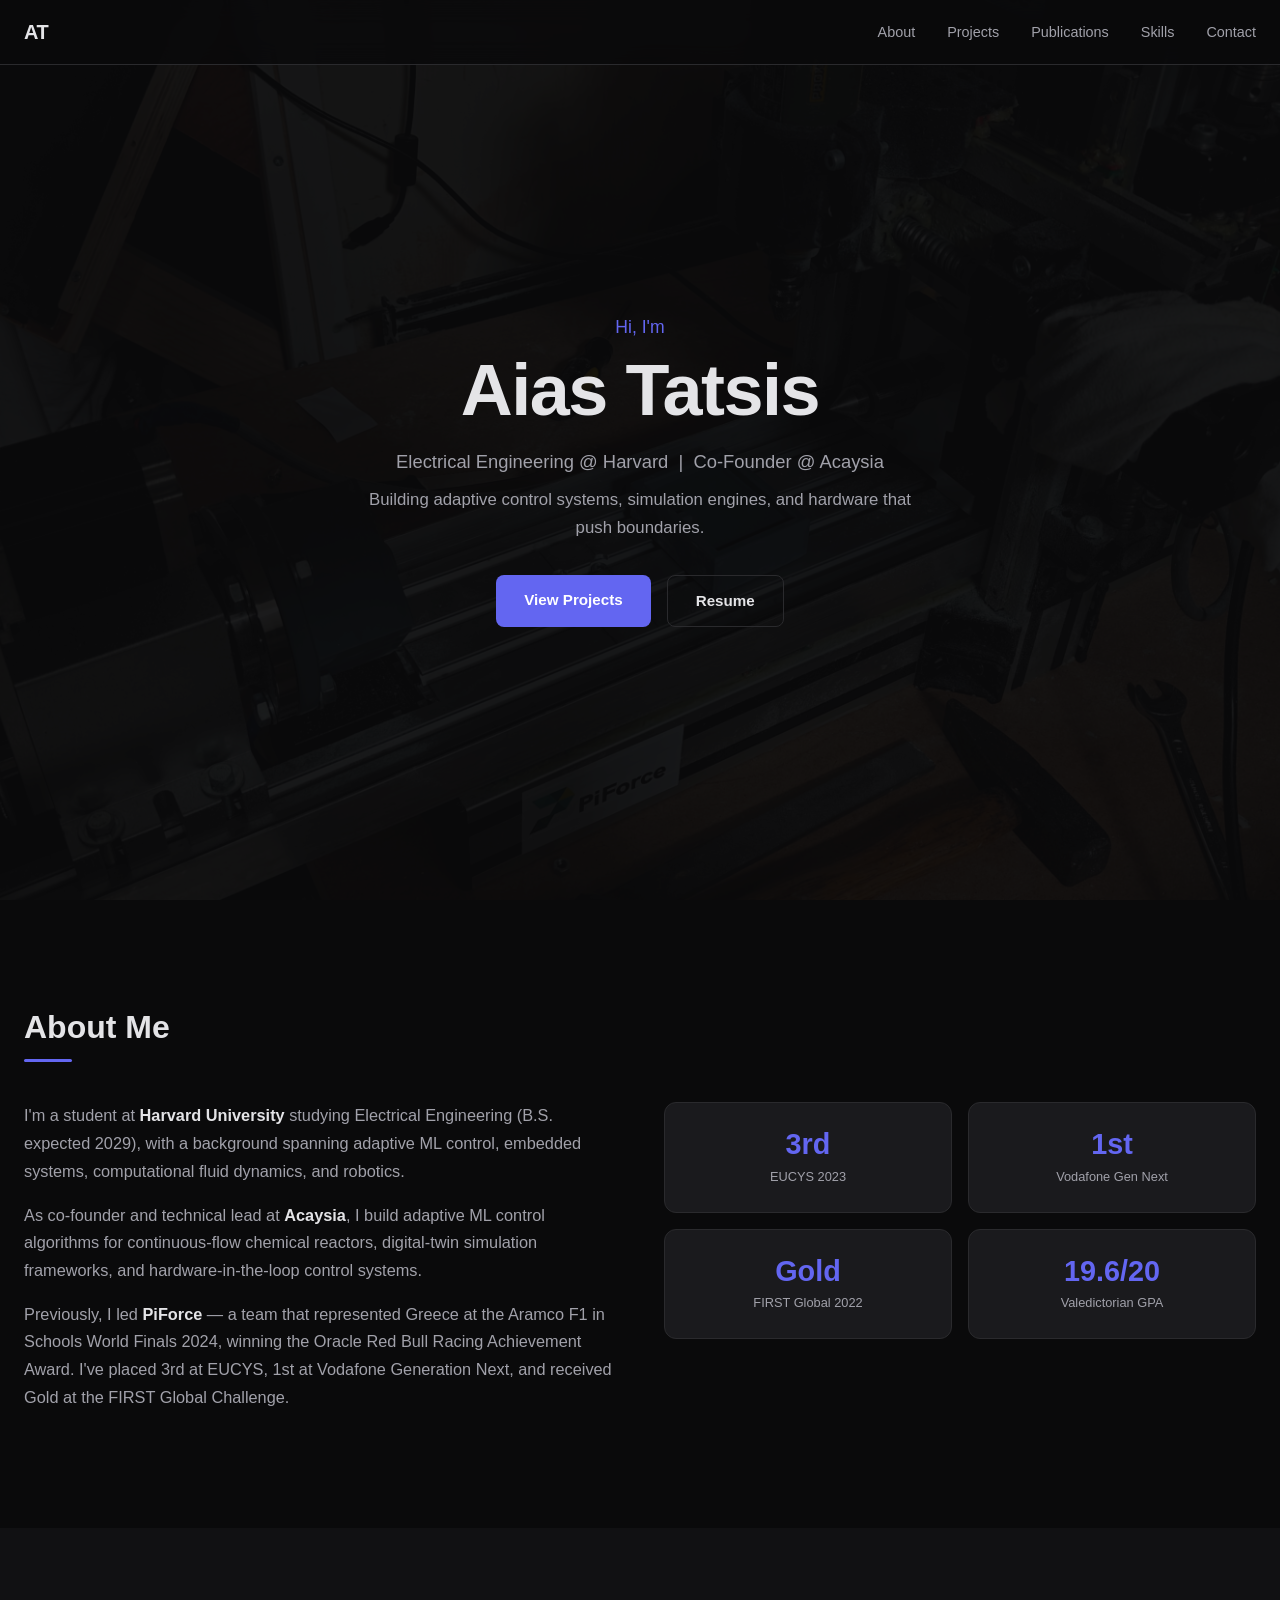
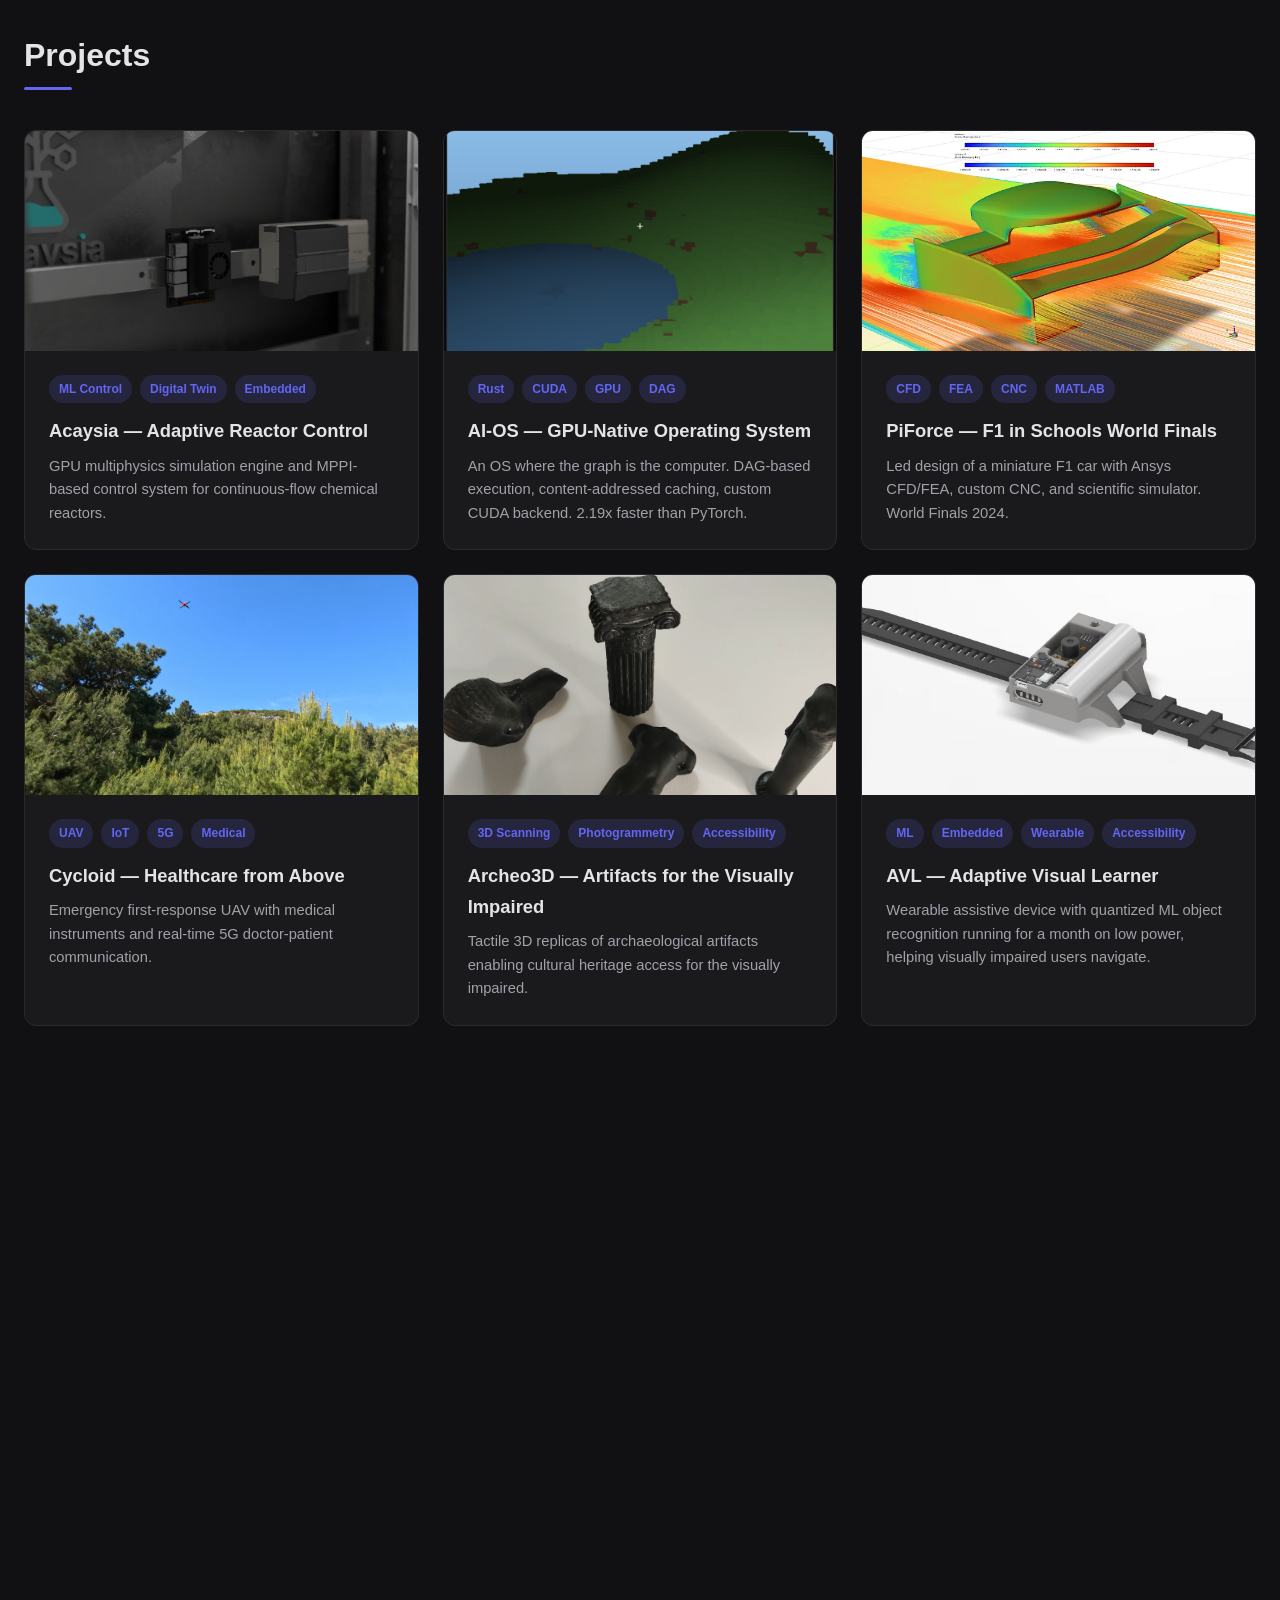
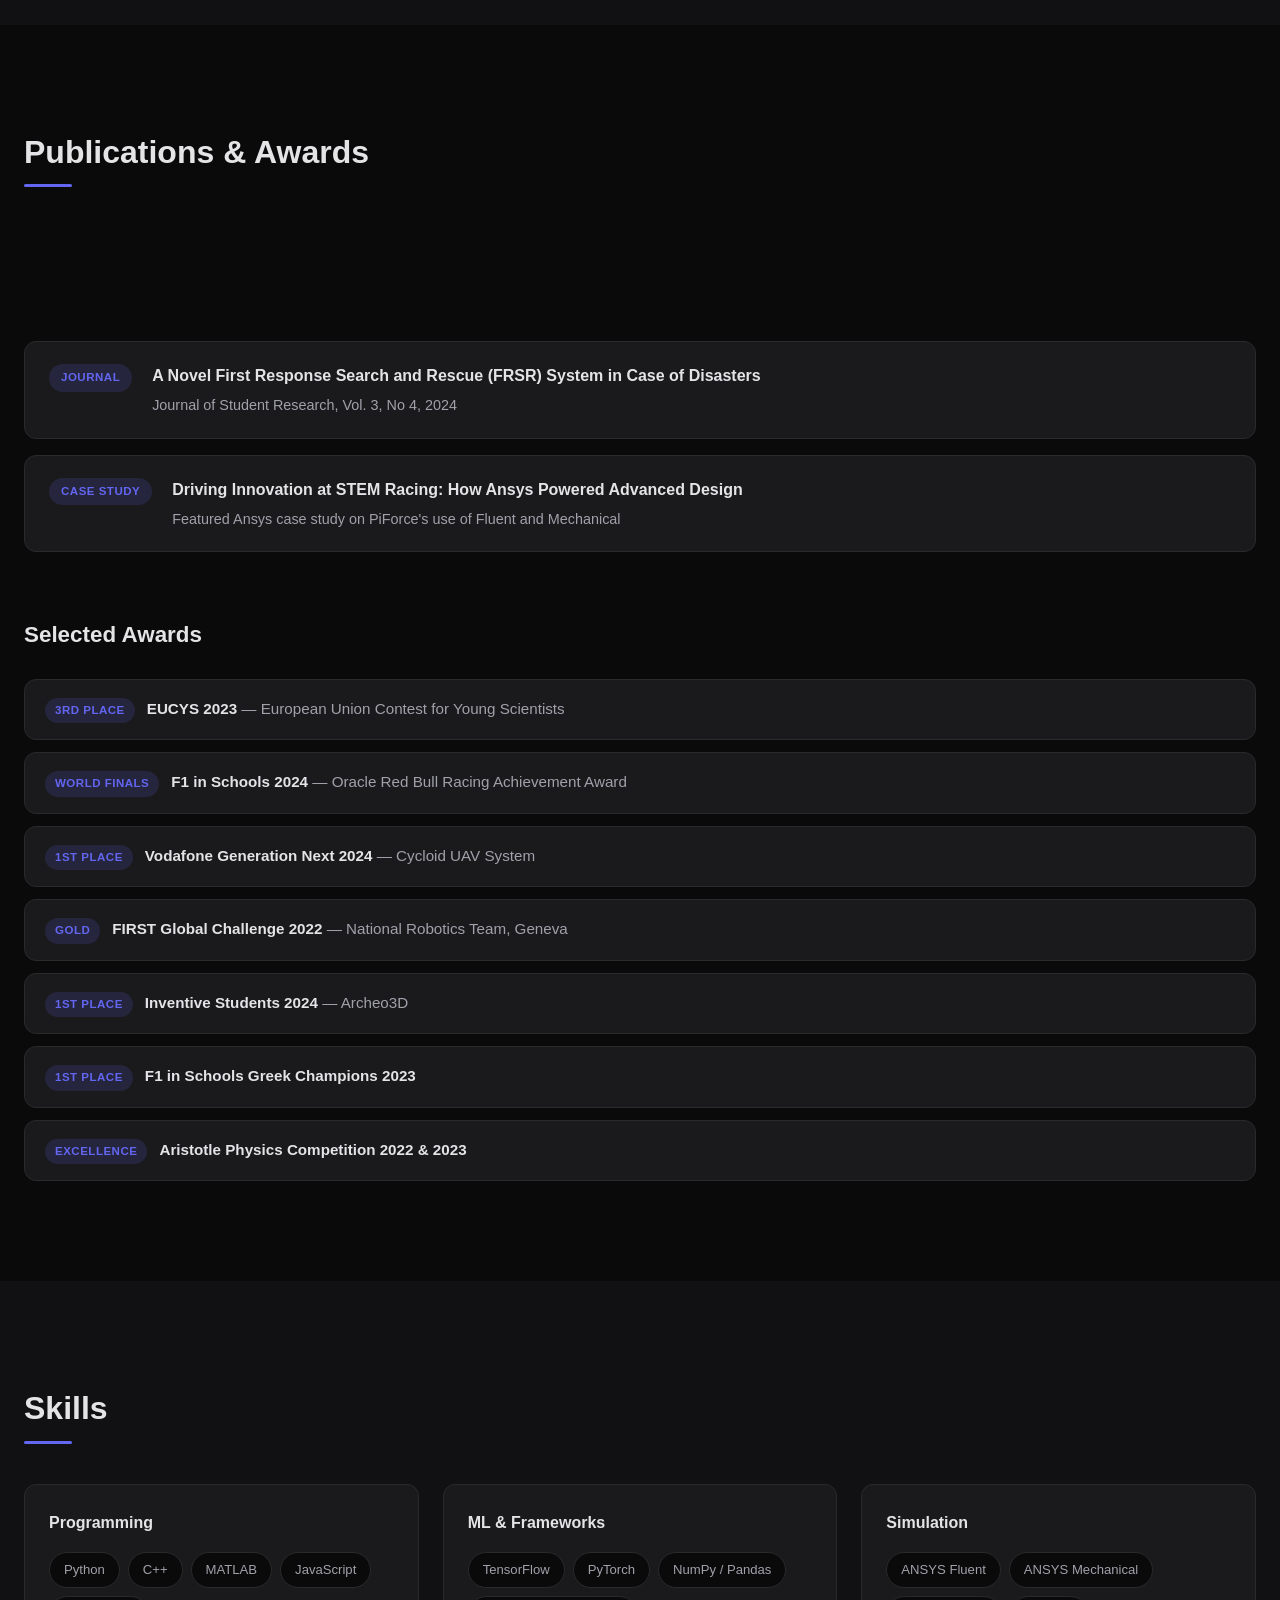
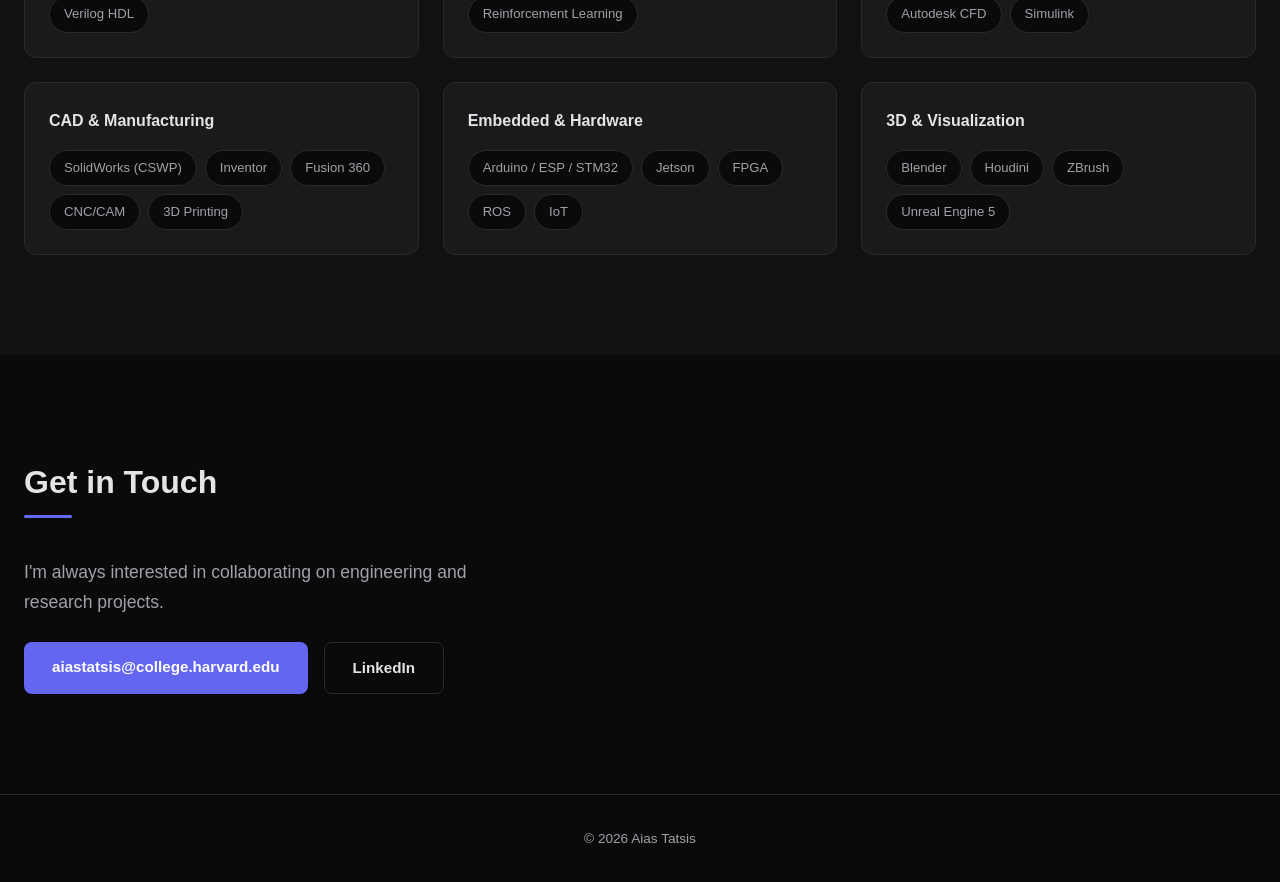
<file: index.html>
<!DOCTYPE html>
<html lang="en">
<head>
  <meta charset="UTF-8">
  <meta name="viewport" content="width=device-width, initial-scale=1.0">
  <title>Aias Tatsis | Engineer & Researcher</title>
  <meta name="description" content="Aias Tatsis - Harvard EE student, Co-Founder of Acaysia, engineer, and researcher. Portfolio of projects in robotics, CFD, embedded systems, and more.">
  <link rel="stylesheet" href="style.css">
</head>
<body>

  <!-- Navigation -->
  <nav id="navbar">
    <div class="nav-container">
      <a href="index.html" class="nav-logo">AT</a>
      <button class="nav-toggle" aria-label="Toggle navigation">
        <span></span><span></span><span></span>
      </button>
      <ul class="nav-links">
        <li><a href="#about">About</a></li>
        <li><a href="#projects">Projects</a></li>
        <li><a href="#publications">Publications</a></li>
        <li><a href="#skills">Skills</a></li>
        <li><a href="#contact">Contact</a></li>
      </ul>
    </div>
  </nav>

  <!-- Hero -->
  <section id="hero">
    <div class="hero-content">
      <p class="hero-greeting">Hi, I'm</p>
      <h1 class="hero-name">Aias Tatsis</h1>
      <p class="hero-tagline">Electrical Engineering @ Harvard &nbsp;|&nbsp; Co-Founder @ Acaysia</p>
      <p class="hero-sub">Building adaptive control systems, simulation engines, and hardware that push boundaries.</p>
      <div class="hero-buttons">
        <a href="#projects" class="btn btn-primary">View Projects</a>
        <a href="assets/pdf/resume.pdf" class="btn btn-outline" target="_blank">Resume</a>
      </div>
    </div>
  </section>

  <!-- About -->
  <section id="about" class="section">
    <div class="container">
      <h2 class="section-title">About Me</h2>
      <div class="about-grid">
        <div class="about-text">
          <p>I'm a student at <strong>Harvard University</strong> studying Electrical Engineering (B.S. expected 2029), with a background spanning adaptive ML control, embedded systems, computational fluid dynamics, and robotics.</p>
          <p>As co-founder and technical lead at <strong>Acaysia</strong>, I build adaptive ML control algorithms for continuous-flow chemical reactors, digital-twin simulation frameworks, and hardware-in-the-loop control systems.</p>
          <p>Previously, I led <strong>PiForce</strong> &mdash; a team that represented Greece at the Aramco F1 in Schools World Finals 2024, winning the Oracle Red Bull Racing Achievement Award. I've placed 3rd at EUCYS, 1st at Vodafone Generation Next, and received Gold at the FIRST Global Challenge.</p>
        </div>
        <div class="about-highlights">
          <div class="highlight-card">
            <span class="highlight-number">3rd</span>
            <span class="highlight-label">EUCYS 2023</span>
          </div>
          <div class="highlight-card">
            <span class="highlight-number">1st</span>
            <span class="highlight-label">Vodafone Gen Next</span>
          </div>
          <div class="highlight-card">
            <span class="highlight-number">Gold</span>
            <span class="highlight-label">FIRST Global 2022</span>
          </div>
          <div class="highlight-card">
            <span class="highlight-number">19.6/20</span>
            <span class="highlight-label">Valedictorian GPA</span>
          </div>
        </div>
      </div>
    </div>
  </section>

  <!-- Projects -->
  <section id="projects" class="section section-alt">
    <div class="container">
      <h2 class="section-title">Projects</h2>
      <div class="projects-grid">

        <a href="projects/acaysia.html" class="project-card">
          <div class="project-image">
            <img src="assets/img/acaysia.png" alt="Acaysia GPU multiphysics engine" loading="lazy">
          </div>
          <div class="project-info">
            <div class="project-tags">
              <span>ML Control</span><span>Digital Twin</span><span>Embedded</span>
            </div>
            <h3>Acaysia &mdash; Adaptive Reactor Control</h3>
            <p>GPU multiphysics simulation engine and MPPI-based control system for continuous-flow chemical reactors.</p>
          </div>
        </a>

        <a href="projects/aios.html" class="project-card">
          <div class="project-image">
            <img src="assets/img/aiosmine1.png" alt="AI-OS Minecraft voxel renderer" loading="lazy">
          </div>
          <div class="project-info">
            <div class="project-tags">
              <span>Rust</span><span>CUDA</span><span>GPU</span><span>DAG</span>
            </div>
            <h3>AI-OS &mdash; GPU-Native Operating System</h3>
            <p>An OS where the graph is the computer. DAG-based execution, content-addressed caching, custom CUDA backend. 2.19x faster than PyTorch.</p>
          </div>
        </a>

        <a href="projects/piforce.html" class="project-card">
          <div class="project-image">
            <img src="assets/img/piforce-cfd1.webp" alt="CFD simulation of F1 car" loading="lazy">
          </div>
          <div class="project-info">
            <div class="project-tags">
              <span>CFD</span><span>FEA</span><span>CNC</span><span>MATLAB</span>
            </div>
            <h3>PiForce &mdash; F1 in Schools World Finals</h3>
            <p>Led design of a miniature F1 car with Ansys CFD/FEA, custom CNC, and scientific simulator. World Finals 2024.</p>
          </div>
        </a>

        <a href="projects/cycloid.html" class="project-card">
          <div class="project-image">
            <img src="assets/img/drone4.png" alt="Cycloid emergency medical UAV" loading="lazy">
          </div>
          <div class="project-info">
            <div class="project-tags">
              <span>UAV</span><span>IoT</span><span>5G</span><span>Medical</span>
            </div>
            <h3>Cycloid &mdash; Healthcare from Above</h3>
            <p>Emergency first-response UAV with medical instruments and real-time 5G doctor-patient communication.</p>
          </div>
        </a>

        <a href="projects/archeo3d.html" class="project-card">
          <div class="project-image">
            <img src="assets/img/archeo2.png" alt="3D printed archaeological artifacts" loading="lazy">
          </div>
          <div class="project-info">
            <div class="project-tags">
              <span>3D Scanning</span><span>Photogrammetry</span><span>Accessibility</span>
            </div>
            <h3>Archeo3D &mdash; Artifacts for the Visually Impaired</h3>
            <p>Tactile 3D replicas of archaeological artifacts enabling cultural heritage access for the visually impaired.</p>
          </div>
        </a>

        <a href="projects/avl.html" class="project-card">
          <div class="project-image">
            <img src="assets/img/AVL.jpg" alt="AVL wearable assistive device" loading="lazy">
          </div>
          <div class="project-info">
            <div class="project-tags">
              <span>ML</span><span>Embedded</span><span>Wearable</span><span>Accessibility</span>
            </div>
            <h3>AVL &mdash; Adaptive Visual Learner</h3>
            <p>Wearable assistive device with quantized ML object recognition running for a month on low power, helping visually impaired users navigate.</p>
          </div>
        </a>

        <a href="projects/solar.html" class="project-card">
          <div class="project-image">
            <img src="assets/img/HybridSolarThermoAtEXPO.jpg" alt="Solar-thermoelectric experiment at EUCYS" loading="lazy">
          </div>
          <div class="project-info">
            <div class="project-tags">
              <span>Thermoelectric</span><span>Solar</span><span>Marine</span>
            </div>
            <h3>Hybrid Solar-Thermoelectric Power Generation</h3>
            <p>Research on hybrid solar-thermoelectric systems in marine environments. Published in EJMER 2025. 3rd at EUCYS.</p>
          </div>
        </a>

        <a href="projects/cansat.html" class="project-card">
          <div class="project-image">
            <img src="assets/img/frsr2.png" alt="FRSR CanSat 3D render" loading="lazy">
          </div>
          <div class="project-info">
            <div class="project-tags">
              <span>Search & Rescue</span><span>Embedded</span><span>Autonomous</span>
            </div>
            <h3>FRSR &mdash; First Response Search & Rescue</h3>
            <p>Novel first response search and rescue system featuring a rectangular CanSat that lands and operates as an autonomous ground vehicle. Published in Journal of Student Research.</p>
          </div>
        </a>

        <a href="projects/jetengine.html" class="project-card">
          <div class="project-image">
            <img src="assets/img/jeteng.png" alt="Hydrogen jet engine prototype" loading="lazy">
          </div>
          <div class="project-info">
            <div class="project-tags">
              <span>Hydrogen</span><span>Propulsion</span><span>Combustion</span>
            </div>
            <h3>Hydrogen Jet Engine</h3>
            <p>Jet engine prototype with on-board chemical hydrogen generation for clean propulsion.</p>
          </div>
        </a>

      </div>
    </div>
  </section>

  <!-- Publications -->
  <section id="publications" class="section">
    <div class="container">
      <h2 class="section-title">Publications & Awards</h2>
      <div class="publications-list">
        <div class="pub-item">
          <div class="pub-type">Journal</div>
          <div class="pub-content">
            <h4>Development and Evaluation of a Hybrid Solar-Thermoelectric Power Generation System in a Marine Environment</h4>
            <p>European Journal of Mechanical Engineering Research, Vol 12, Issue 1, 2025</p>
          </div>
        </div>
        <div class="pub-item">
          <div class="pub-type">Journal</div>
          <div class="pub-content">
            <h4>A Novel First Response Search and Rescue (FRSR) System in Case of Disasters</h4>
            <p>Journal of Student Research, Vol. 3, No 4, 2024</p>
          </div>
        </div>
        <div class="pub-item">
          <div class="pub-type">Case Study</div>
          <div class="pub-content">
            <h4>Driving Innovation at STEM Racing: How Ansys Powered Advanced Design</h4>
            <p>Featured Ansys case study on PiForce's use of Fluent and Mechanical</p>
          </div>
        </div>
      </div>

      <h3 class="subsection-title">Selected Awards</h3>
      <div class="awards-grid">
        <div class="award-item"><span class="award-place">3rd Place</span><strong>EUCYS 2023</strong> &mdash; European Union Contest for Young Scientists</div>
        <div class="award-item"><span class="award-place">World Finals</span><strong>F1 in Schools 2024</strong> &mdash; Oracle Red Bull Racing Achievement Award</div>
        <div class="award-item"><span class="award-place">1st Place</span><strong>Vodafone Generation Next 2024</strong> &mdash; Cycloid UAV System</div>
        <div class="award-item"><span class="award-place">Gold</span><strong>FIRST Global Challenge 2022</strong> &mdash; National Robotics Team, Geneva</div>
        <div class="award-item"><span class="award-place">1st Place</span><strong>Inventive Students 2024</strong> &mdash; Archeo3D</div>
        <div class="award-item"><span class="award-place">1st Place</span><strong>F1 in Schools Greek Champions 2023</strong></div>
        <div class="award-item"><span class="award-place">Excellence</span><strong>Aristotle Physics Competition 2022 & 2023</strong></div>
      </div>
    </div>
  </section>

  <!-- Skills -->
  <section id="skills" class="section section-alt">
    <div class="container">
      <h2 class="section-title">Skills</h2>
      <div class="skills-grid">
        <div class="skill-category">
          <h3>Programming</h3>
          <div class="skill-tags">
            <span>Python</span><span>C++</span><span>MATLAB</span><span>JavaScript</span><span>Verilog HDL</span>
          </div>
        </div>
        <div class="skill-category">
          <h3>ML & Frameworks</h3>
          <div class="skill-tags">
            <span>TensorFlow</span><span>PyTorch</span><span>NumPy / Pandas</span><span>Reinforcement Learning</span>
          </div>
        </div>
        <div class="skill-category">
          <h3>Simulation</h3>
          <div class="skill-tags">
            <span>ANSYS Fluent</span><span>ANSYS Mechanical</span><span>Autodesk CFD</span><span>Simulink</span>
          </div>
        </div>
        <div class="skill-category">
          <h3>CAD & Manufacturing</h3>
          <div class="skill-tags">
            <span>SolidWorks (CSWP)</span><span>Inventor</span><span>Fusion 360</span><span>CNC/CAM</span><span>3D Printing</span>
          </div>
        </div>
        <div class="skill-category">
          <h3>Embedded & Hardware</h3>
          <div class="skill-tags">
            <span>Arduino / ESP / STM32</span><span>Jetson</span><span>FPGA</span><span>ROS</span><span>IoT</span>
          </div>
        </div>
        <div class="skill-category">
          <h3>3D & Visualization</h3>
          <div class="skill-tags">
            <span>Blender</span><span>Houdini</span><span>ZBrush</span><span>Unreal Engine 5</span>
          </div>
        </div>
      </div>
    </div>
  </section>

  <!-- Contact -->
  <section id="contact" class="section">
    <div class="container">
      <h2 class="section-title">Get in Touch</h2>
      <p class="contact-text">I'm always interested in collaborating on engineering and research projects.</p>
      <div class="contact-links">
        <a href="mailto:aiastatsis@college.harvard.edu" class="btn btn-primary">aiastatsis@college.harvard.edu</a>
        <a href="https://www.linkedin.com/in/aias-tatsis" class="btn btn-outline" target="_blank" rel="noopener">LinkedIn</a>
      </div>
    </div>
  </section>

  <footer>
    <div class="container">
      <p>&copy; 2026 Aias Tatsis</p>
    </div>
  </footer>

  <script src="script.js"></script>
</body>
</html>
</file>
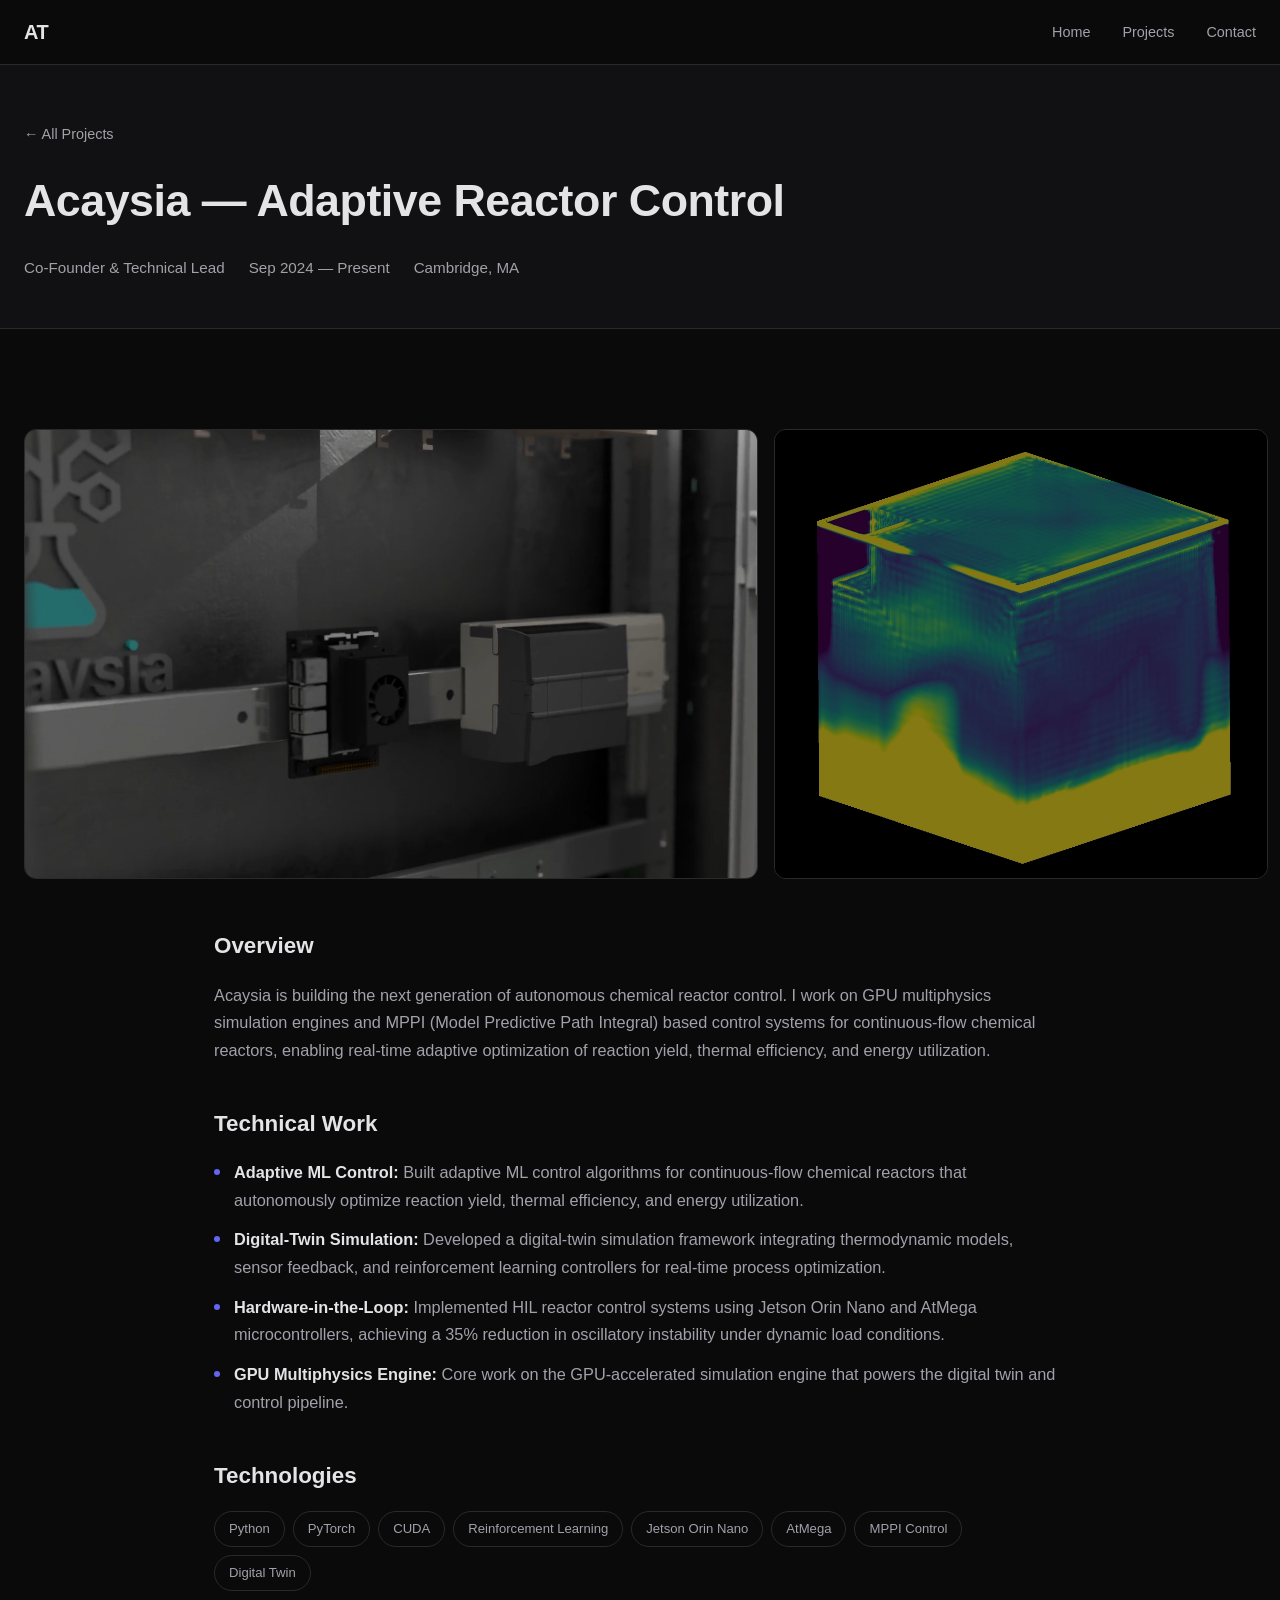
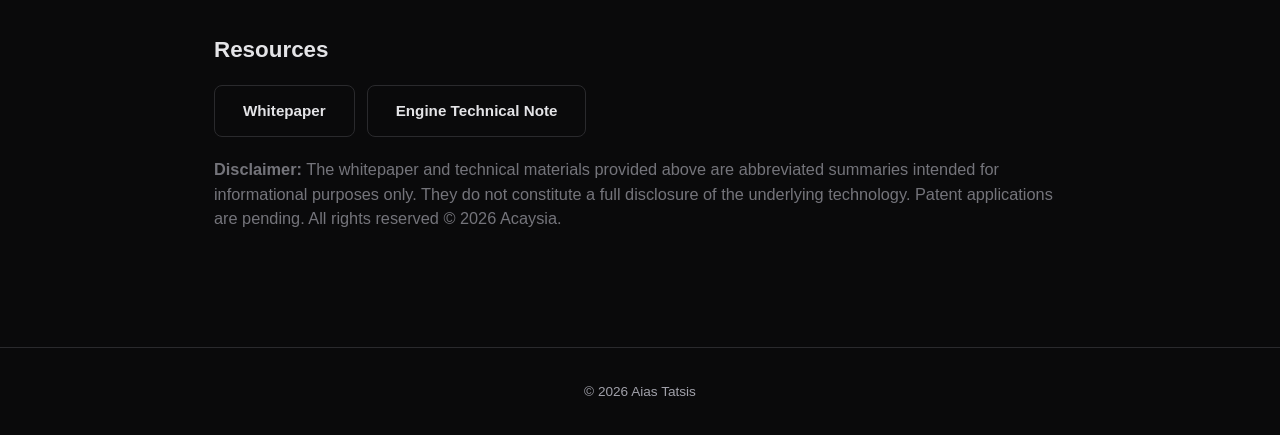
<file: projects/acaysia.html>
<!DOCTYPE html>
<html lang="en">
<head>
  <meta charset="UTF-8">
  <meta name="viewport" content="width=device-width, initial-scale=1.0">
  <title>Acaysia | Aias Tatsis</title>
  <link rel="stylesheet" href="../style.css">
</head>
<body>

  <nav id="navbar">
    <div class="nav-container">
      <a href="../index.html" class="nav-logo">AT</a>
      <button class="nav-toggle" aria-label="Toggle navigation">
        <span></span><span></span><span></span>
      </button>
      <ul class="nav-links">
        <li><a href="../index.html">Home</a></li>
        <li><a href="../index.html#projects">Projects</a></li>
        <li><a href="../index.html#contact">Contact</a></li>
      </ul>
    </div>
  </nav>

  <section class="project-hero">
    <div class="container">
      <a href="../index.html#projects" class="back-link">&larr; All Projects</a>
      <h1>Acaysia &mdash; Adaptive Reactor Control</h1>
      <div class="project-meta">
        <span>Co-Founder & Technical Lead</span>
        <span>Sep 2024 &mdash; Present</span>
        <span>Cambridge, MA</span>
      </div>
    </div>
  </section>

  <section class="section">
    <div class="container project-detail">
      <div class="project-detail-gallery">
        <img src="../assets/img/acaysia.png" alt="Acaysia GPU multiphysics engine">
        <img src="../assets/img/acaysiaDRT.png" alt="Acaysia digital reactor twin">
        <img src="../assets/img/acaysia3.jpg" alt="Acaysia reactor system">
      </div>

      <div class="project-detail-body">
        <h2>Overview</h2>
        <p>Acaysia is building the next generation of autonomous chemical reactor control. I work on GPU multiphysics simulation engines and MPPI (Model Predictive Path Integral) based control systems for continuous-flow chemical reactors, enabling real-time adaptive optimization of reaction yield, thermal efficiency, and energy utilization.</p>

        <h2>Technical Work</h2>
        <ul>
          <li><strong>Adaptive ML Control:</strong> Built adaptive ML control algorithms for continuous-flow chemical reactors that autonomously optimize reaction yield, thermal efficiency, and energy utilization.</li>
          <li><strong>Digital-Twin Simulation:</strong> Developed a digital-twin simulation framework integrating thermodynamic models, sensor feedback, and reinforcement learning controllers for real-time process optimization.</li>
          <li><strong>Hardware-in-the-Loop:</strong> Implemented HIL reactor control systems using Jetson Orin Nano and AtMega microcontrollers, achieving a 35% reduction in oscillatory instability under dynamic load conditions.</li>
          <li><strong>GPU Multiphysics Engine:</strong> Core work on the GPU-accelerated simulation engine that powers the digital twin and control pipeline.</li>
        </ul>

        <h2>Technologies</h2>
        <div class="skill-tags">
          <span>Python</span><span>PyTorch</span><span>CUDA</span><span>Reinforcement Learning</span>
          <span>Jetson Orin Nano</span><span>AtMega</span><span>MPPI Control</span><span>Digital Twin</span>
        </div>

        <h2>Resources</h2>
        <div class="project-links">
          <a href="../assets/pdf/Acaysia Whitepaper Shortened_v2.pdf" target="_blank" class="btn btn-outline">Whitepaper</a>
          <a href="../assets/pdf/engine_technical_note2.pdf" target="_blank" class="btn btn-outline">Engine Technical Note</a>
        </div>
        <p class="disclaimer"><strong>Disclaimer:</strong> The whitepaper and technical materials provided above are abbreviated summaries intended for informational purposes only. They do not constitute a full disclosure of the underlying technology. Patent applications are pending. All rights reserved &copy; 2026 Acaysia.</p>
      </div>
    </div>
  </section>

  <footer>
    <div class="container"><p>&copy; 2026 Aias Tatsis</p></div>
  </footer>
  <script src="../script.js"></script>
</body>
</html>
</file>
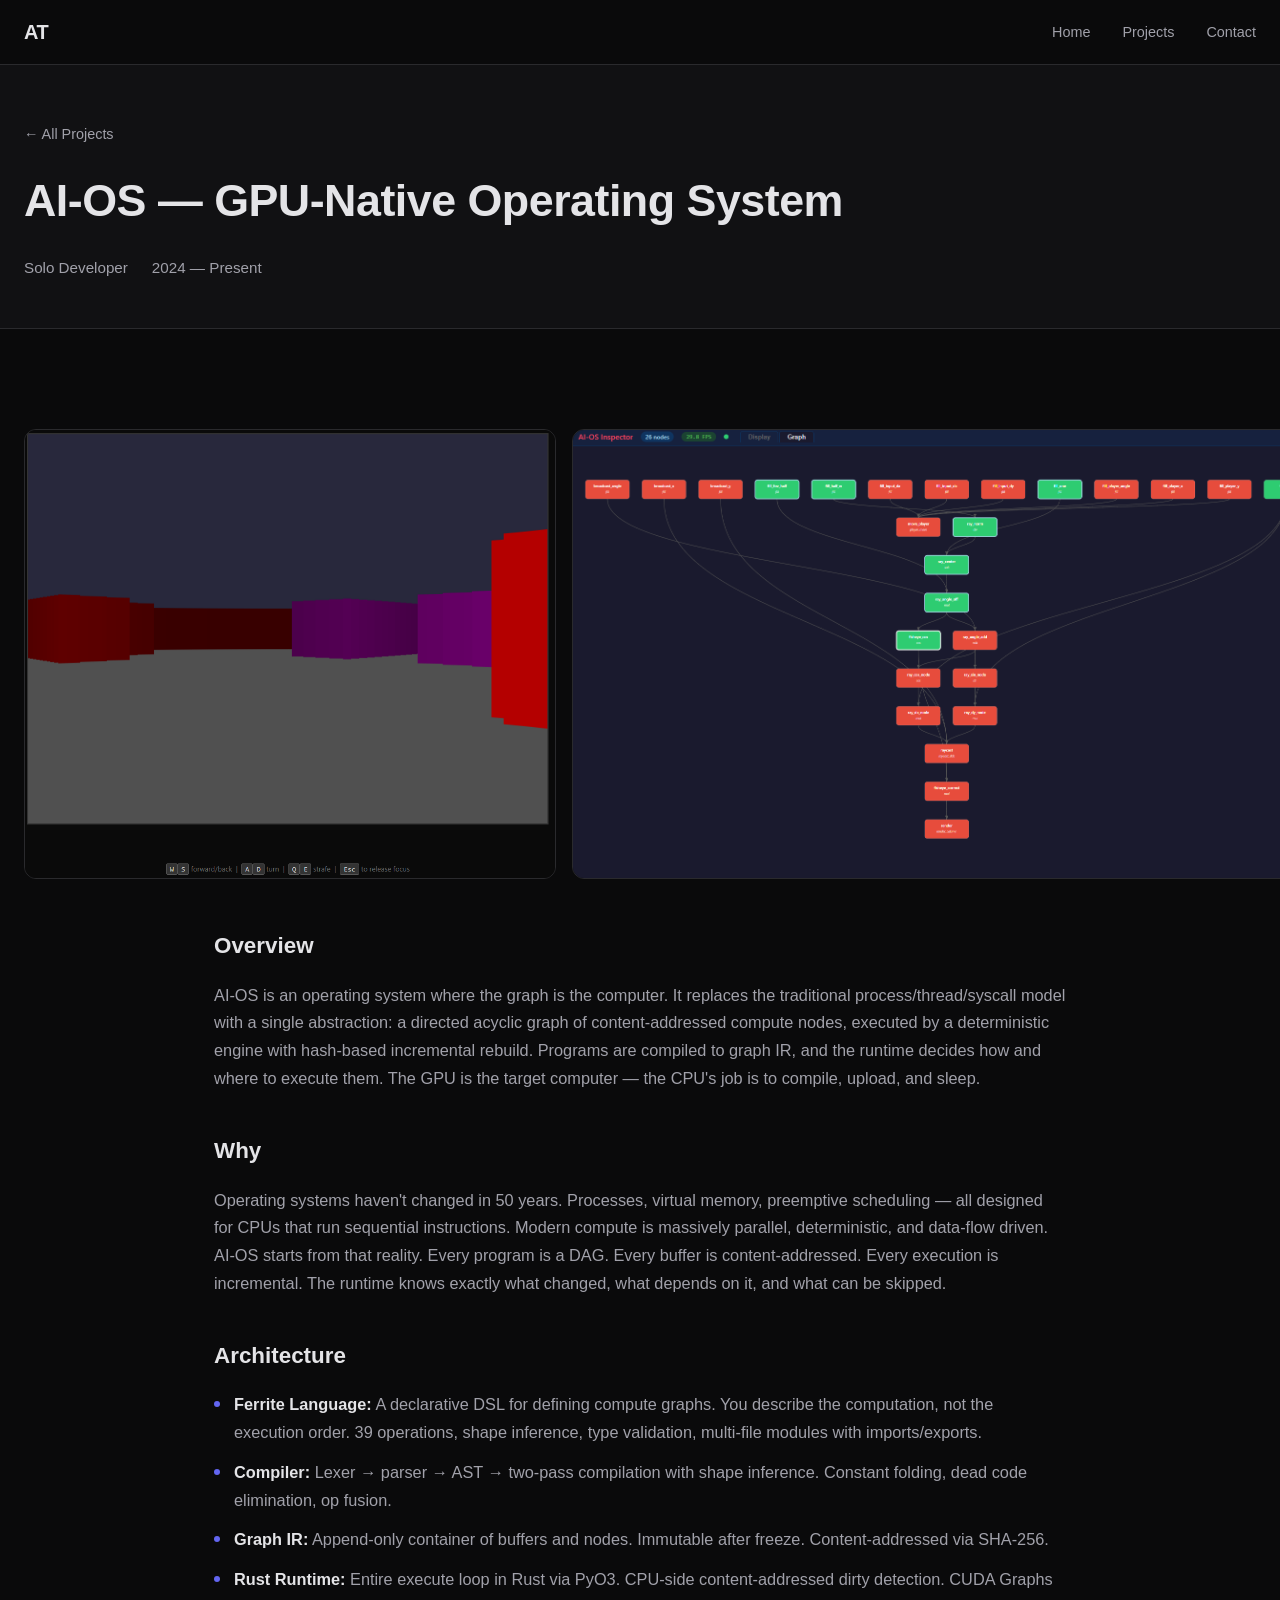
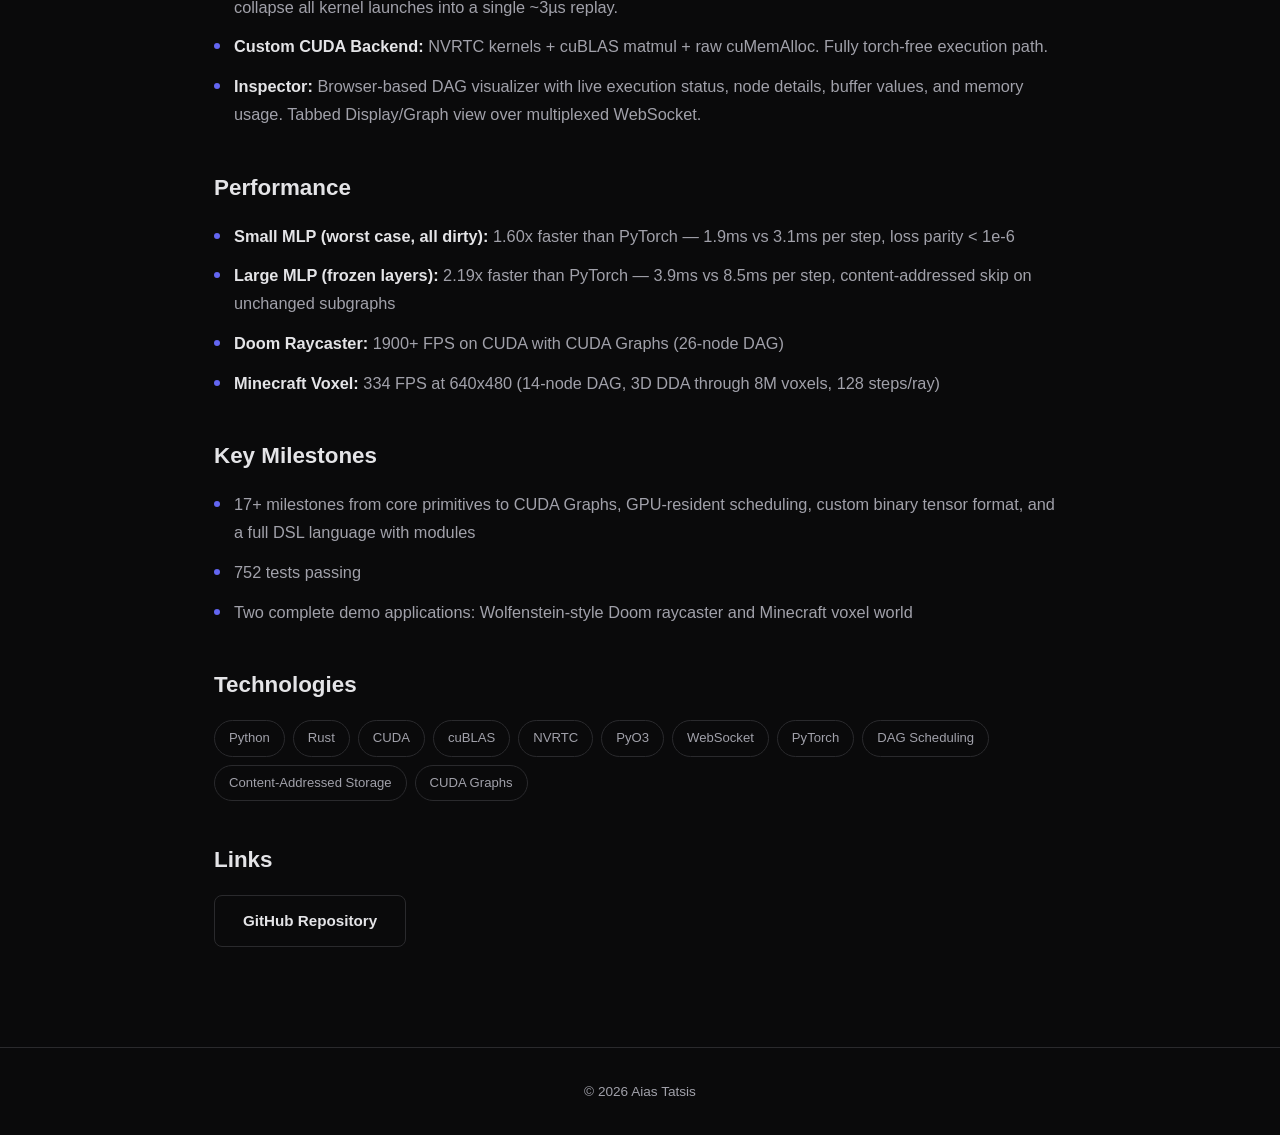
<file: projects/aios.html>
<!DOCTYPE html>
<html lang="en">
<head>
  <meta charset="UTF-8">
  <meta name="viewport" content="width=device-width, initial-scale=1.0">
  <title>AI-OS | Aias Tatsis</title>
  <link rel="stylesheet" href="../style.css">
</head>
<body>

  <nav id="navbar">
    <div class="nav-container">
      <a href="../index.html" class="nav-logo">AT</a>
      <button class="nav-toggle" aria-label="Toggle navigation">
        <span></span><span></span><span></span>
      </button>
      <ul class="nav-links">
        <li><a href="../index.html">Home</a></li>
        <li><a href="../index.html#projects">Projects</a></li>
        <li><a href="../index.html#contact">Contact</a></li>
      </ul>
    </div>
  </nav>

  <section class="project-hero">
    <div class="container">
      <a href="../index.html#projects" class="back-link">&larr; All Projects</a>
      <h1>AI-OS &mdash; GPU-Native Operating System</h1>
      <div class="project-meta">
        <span>Solo Developer</span>
        <span>2024 &mdash; Present</span>
      </div>
    </div>
  </section>

  <section class="section">
    <div class="container project-detail">

      <div class="project-detail-gallery">
        <img src="../assets/img/aios1.png" alt="AI-OS Doom raycaster running on GPU">
        <img src="../assets/img/aios2.png" alt="AI-OS Inspector showing DAG compute graph with node details">
        <img src="../assets/img/aiosmine1.png" alt="AI-OS Minecraft voxel renderer with terrain and water">
        <img src="../assets/img/aiosmine2.png" alt="AI-OS Inspector showing voxel raymarching DAG">
      </div>

      <div class="project-detail-body">
        <h2>Overview</h2>
        <p>AI-OS is an operating system where the graph is the computer. It replaces the traditional process/thread/syscall model with a single abstraction: a directed acyclic graph of content-addressed compute nodes, executed by a deterministic engine with hash-based incremental rebuild. Programs are compiled to graph IR, and the runtime decides how and where to execute them. The GPU is the target computer &mdash; the CPU's job is to compile, upload, and sleep.</p>

        <h2>Why</h2>
        <p>Operating systems haven't changed in 50 years. Processes, virtual memory, preemptive scheduling &mdash; all designed for CPUs that run sequential instructions. Modern compute is massively parallel, deterministic, and data-flow driven. AI-OS starts from that reality. Every program is a DAG. Every buffer is content-addressed. Every execution is incremental. The runtime knows exactly what changed, what depends on it, and what can be skipped.</p>

        <h2>Architecture</h2>
        <ul>
          <li><strong>Ferrite Language:</strong> A declarative DSL for defining compute graphs. You describe the computation, not the execution order. 39 operations, shape inference, type validation, multi-file modules with imports/exports.</li>
          <li><strong>Compiler:</strong> Lexer &rarr; parser &rarr; AST &rarr; two-pass compilation with shape inference. Constant folding, dead code elimination, op fusion.</li>
          <li><strong>Graph IR:</strong> Append-only container of buffers and nodes. Immutable after freeze. Content-addressed via SHA-256.</li>
          <li><strong>Rust Runtime:</strong> Entire execute loop in Rust via PyO3. CPU-side content-addressed dirty detection. CUDA Graphs collapse all kernel launches into a single ~3&micro;s replay.</li>
          <li><strong>Custom CUDA Backend:</strong> NVRTC kernels + cuBLAS matmul + raw cuMemAlloc. Fully torch-free execution path.</li>
          <li><strong>Inspector:</strong> Browser-based DAG visualizer with live execution status, node details, buffer values, and memory usage. Tabbed Display/Graph view over multiplexed WebSocket.</li>
        </ul>

        <h2>Performance</h2>
        <ul>
          <li><strong>Small MLP (worst case, all dirty):</strong> 1.60x faster than PyTorch &mdash; 1.9ms vs 3.1ms per step, loss parity &lt; 1e-6</li>
          <li><strong>Large MLP (frozen layers):</strong> 2.19x faster than PyTorch &mdash; 3.9ms vs 8.5ms per step, content-addressed skip on unchanged subgraphs</li>
          <li><strong>Doom Raycaster:</strong> 1900+ FPS on CUDA with CUDA Graphs (26-node DAG)</li>
          <li><strong>Minecraft Voxel:</strong> 334 FPS at 640x480 (14-node DAG, 3D DDA through 8M voxels, 128 steps/ray)</li>
        </ul>

        <h2>Key Milestones</h2>
        <ul>
          <li>17+ milestones from core primitives to CUDA Graphs, GPU-resident scheduling, custom binary tensor format, and a full DSL language with modules</li>
          <li>752 tests passing</li>
          <li>Two complete demo applications: Wolfenstein-style Doom raycaster and Minecraft voxel world</li>
        </ul>

        <h2>Technologies</h2>
        <div class="skill-tags">
          <span>Python</span><span>Rust</span><span>CUDA</span><span>cuBLAS</span><span>NVRTC</span>
          <span>PyO3</span><span>WebSocket</span><span>PyTorch</span><span>DAG Scheduling</span>
          <span>Content-Addressed Storage</span><span>CUDA Graphs</span>
        </div>

        <h2>Links</h2>
        <div class="project-links">
          <a href="https://github.com/aiast1/aios" target="_blank" rel="noopener" class="btn btn-outline">GitHub Repository</a>
        </div>
      </div>
    </div>
  </section>

  <footer>
    <div class="container"><p>&copy; 2026 Aias Tatsis</p></div>
  </footer>
  <script src="../script.js"></script>
</body>
</html>
</file>
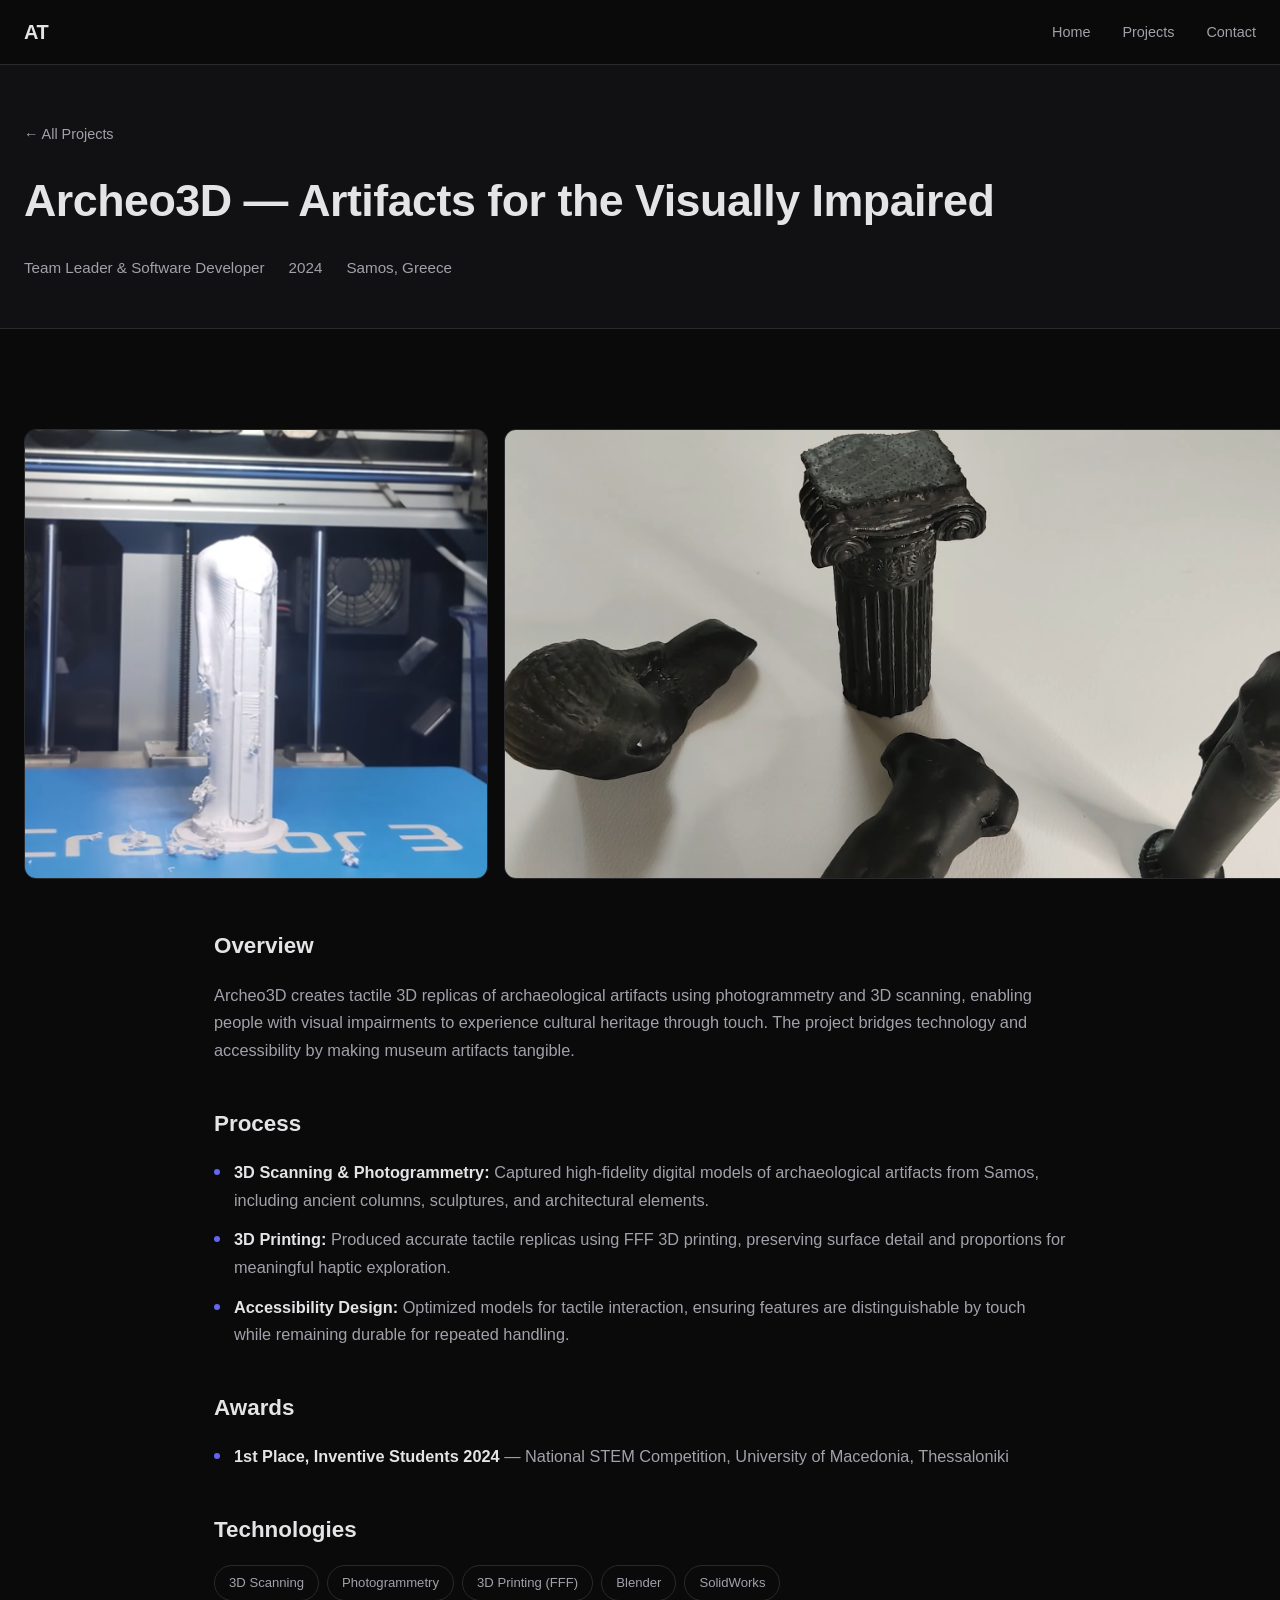
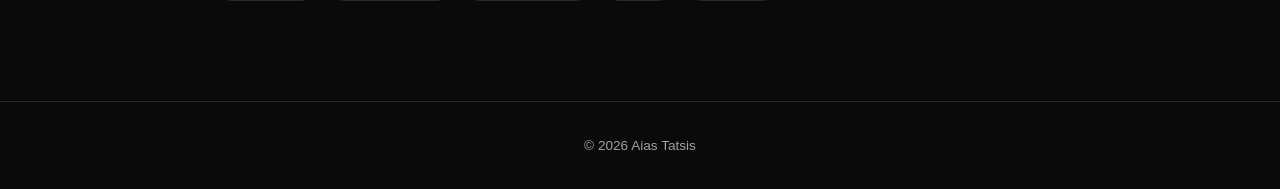
<file: projects/archeo3d.html>
<!DOCTYPE html>
<html lang="en">
<head>
  <meta charset="UTF-8">
  <meta name="viewport" content="width=device-width, initial-scale=1.0">
  <title>Archeo3D | Aias Tatsis</title>
  <link rel="stylesheet" href="../style.css">
</head>
<body>

  <nav id="navbar">
    <div class="nav-container">
      <a href="../index.html" class="nav-logo">AT</a>
      <button class="nav-toggle" aria-label="Toggle navigation">
        <span></span><span></span><span></span>
      </button>
      <ul class="nav-links">
        <li><a href="../index.html">Home</a></li>
        <li><a href="../index.html#projects">Projects</a></li>
        <li><a href="../index.html#contact">Contact</a></li>
      </ul>
    </div>
  </nav>

  <section class="project-hero">
    <div class="container">
      <a href="../index.html#projects" class="back-link">&larr; All Projects</a>
      <h1>Archeo3D &mdash; Artifacts for the Visually Impaired</h1>
      <div class="project-meta">
        <span>Team Leader & Software Developer</span>
        <span>2024</span>
        <span>Samos, Greece</span>
      </div>
    </div>
  </section>

  <section class="section">
    <div class="container project-detail">

      <div class="project-detail-gallery">
        <img src="../assets/img/archeo1.png" alt="3D printed archaeological column on print bed">
        <img src="../assets/img/archeo2.png" alt="3D printed replicas of archaeological artifacts">
        <img src="../assets/img/archeo3.png" alt="Original archaeological column capital on Samos">
      </div>

      <div class="project-detail-body">
        <h2>Overview</h2>
        <p>Archeo3D creates tactile 3D replicas of archaeological artifacts using photogrammetry and 3D scanning, enabling people with visual impairments to experience cultural heritage through touch. The project bridges technology and accessibility by making museum artifacts tangible.</p>

        <h2>Process</h2>
        <ul>
          <li><strong>3D Scanning & Photogrammetry:</strong> Captured high-fidelity digital models of archaeological artifacts from Samos, including ancient columns, sculptures, and architectural elements.</li>
          <li><strong>3D Printing:</strong> Produced accurate tactile replicas using FFF 3D printing, preserving surface detail and proportions for meaningful haptic exploration.</li>
          <li><strong>Accessibility Design:</strong> Optimized models for tactile interaction, ensuring features are distinguishable by touch while remaining durable for repeated handling.</li>
        </ul>

        <h2>Awards</h2>
        <ul>
          <li><strong>1st Place, Inventive Students 2024</strong> &mdash; National STEM Competition, University of Macedonia, Thessaloniki</li>
        </ul>

        <h2>Technologies</h2>
        <div class="skill-tags">
          <span>3D Scanning</span><span>Photogrammetry</span><span>3D Printing (FFF)</span>
          <span>Blender</span><span>SolidWorks</span>
        </div>
      </div>
    </div>
  </section>

  <footer>
    <div class="container"><p>&copy; 2026 Aias Tatsis</p></div>
  </footer>
  <script src="../script.js"></script>
</body>
</html>
</file>
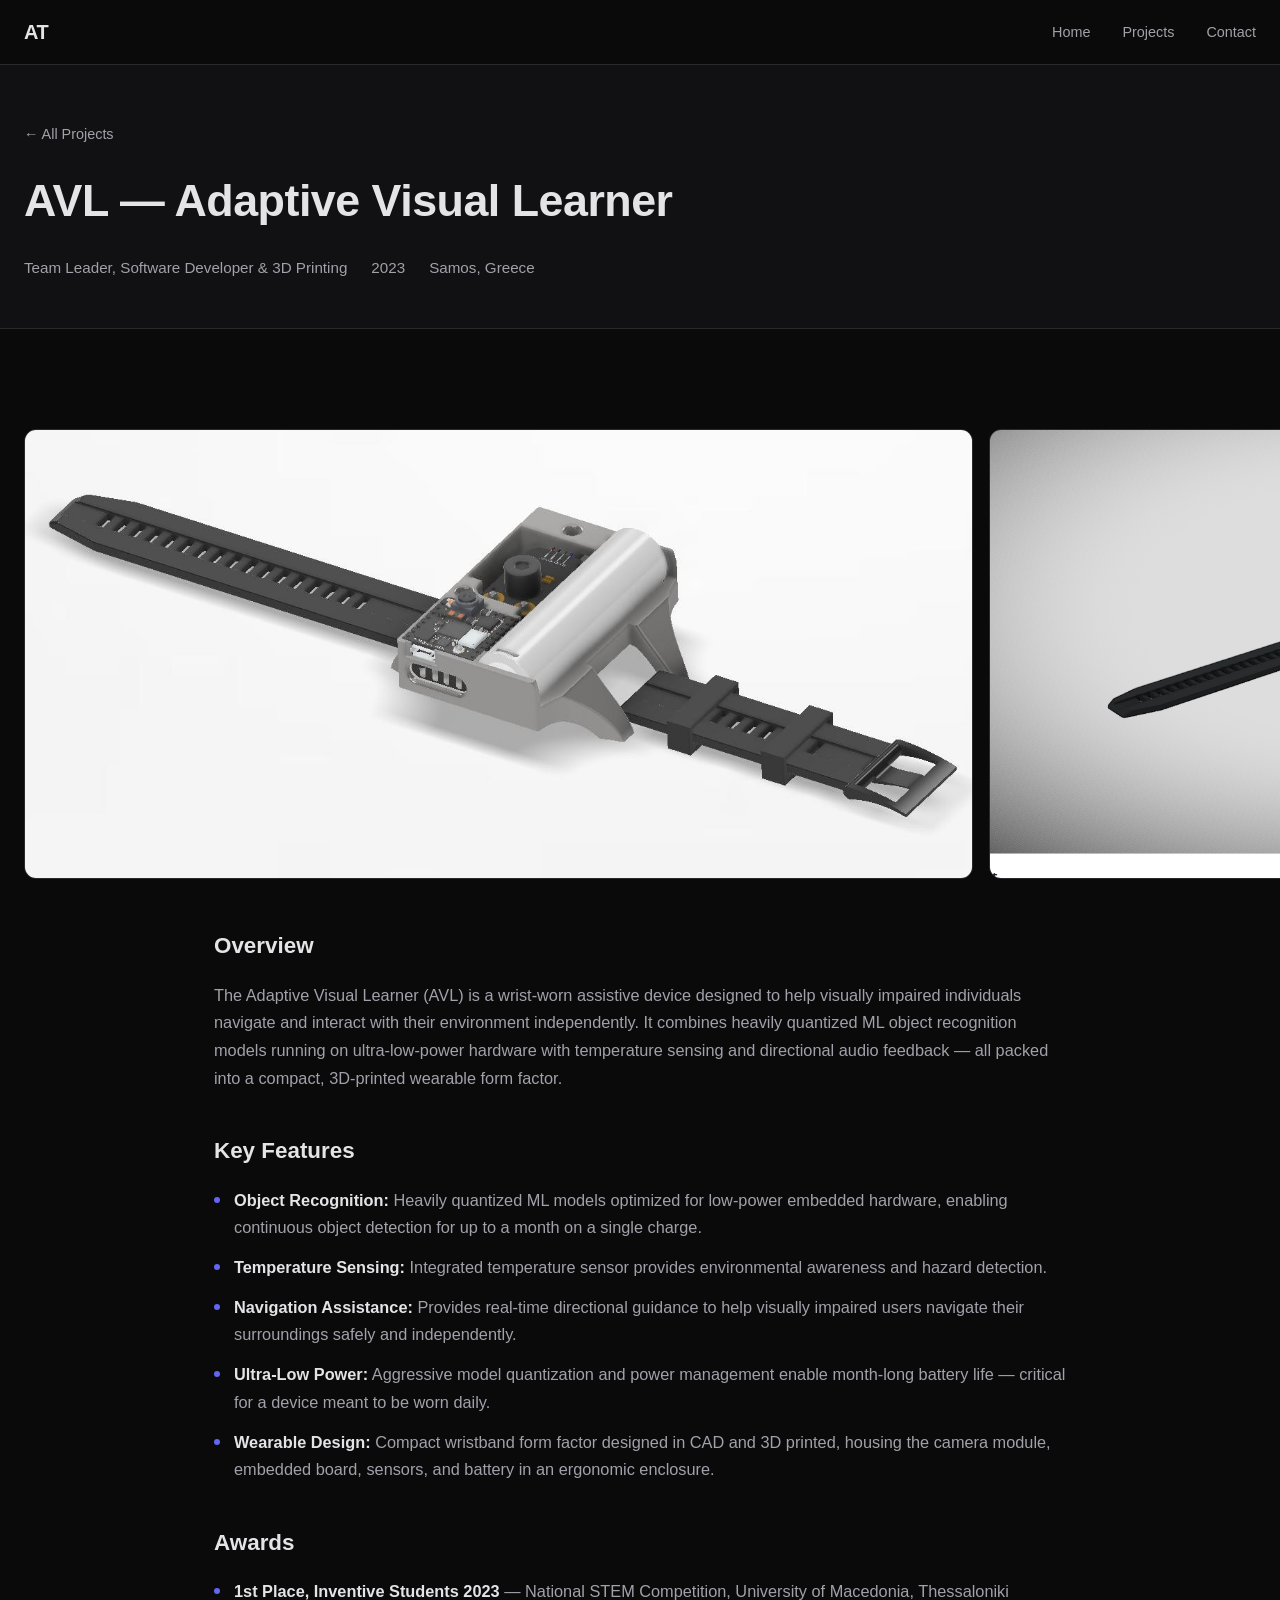
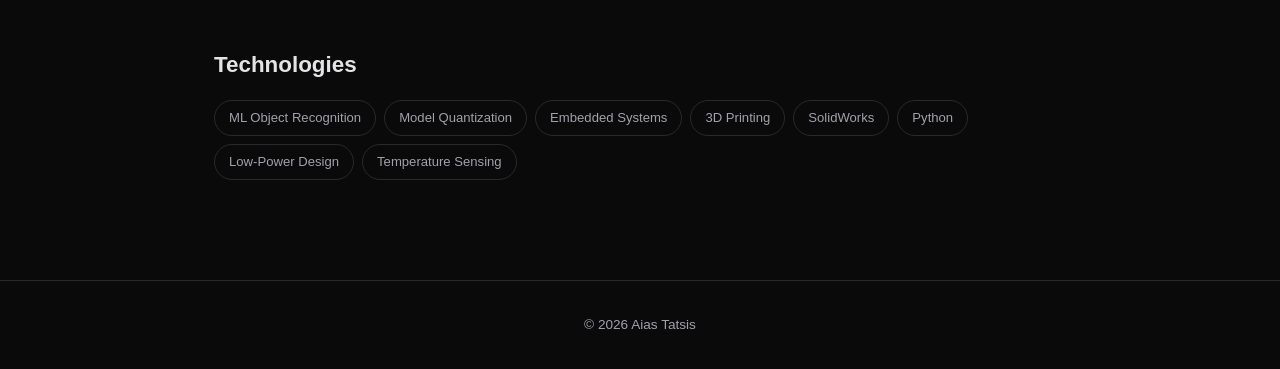
<file: projects/avl.html>
<!DOCTYPE html>
<html lang="en">
<head>
  <meta charset="UTF-8">
  <meta name="viewport" content="width=device-width, initial-scale=1.0">
  <title>AVL - Adaptive Visual Learner | Aias Tatsis</title>
  <link rel="stylesheet" href="../style.css">
</head>
<body>

  <nav id="navbar">
    <div class="nav-container">
      <a href="../index.html" class="nav-logo">AT</a>
      <button class="nav-toggle" aria-label="Toggle navigation">
        <span></span><span></span><span></span>
      </button>
      <ul class="nav-links">
        <li><a href="../index.html">Home</a></li>
        <li><a href="../index.html#projects">Projects</a></li>
        <li><a href="../index.html#contact">Contact</a></li>
      </ul>
    </div>
  </nav>

  <section class="project-hero">
    <div class="container">
      <a href="../index.html#projects" class="back-link">&larr; All Projects</a>
      <h1>AVL &mdash; Adaptive Visual Learner</h1>
      <div class="project-meta">
        <span>Team Leader, Software Developer & 3D Printing</span>
        <span>2023</span>
        <span>Samos, Greece</span>
      </div>
    </div>
  </section>

  <section class="section">
    <div class="container project-detail">

      <div class="project-detail-gallery">
        <img src="../assets/img/AVL.jpg" alt="AVL wearable device CAD render showing internals">
        <img src="../assets/img/AVL2.jpg" alt="AVL wearable device closed CAD render">
        <img src="../assets/img/AVL3.png" alt="AVL SolidWorks CAD detail of sensor and camera assembly">
        <img src="../assets/img/AVL4.png" alt="AVL built prototype top view with blue enclosure">
        <img src="../assets/img/AVL5.png" alt="AVL 3D-printed enclosure parts">
      </div>

      <div class="project-detail-body">
        <h2>Overview</h2>
        <p>The Adaptive Visual Learner (AVL) is a wrist-worn assistive device designed to help visually impaired individuals navigate and interact with their environment independently. It combines heavily quantized ML object recognition models running on ultra-low-power hardware with temperature sensing and directional audio feedback &mdash; all packed into a compact, 3D-printed wearable form factor.</p>

        <h2>Key Features</h2>
        <ul>
          <li><strong>Object Recognition:</strong> Heavily quantized ML models optimized for low-power embedded hardware, enabling continuous object detection for up to a month on a single charge.</li>
          <li><strong>Temperature Sensing:</strong> Integrated temperature sensor provides environmental awareness and hazard detection.</li>
          <li><strong>Navigation Assistance:</strong> Provides real-time directional guidance to help visually impaired users navigate their surroundings safely and independently.</li>
          <li><strong>Ultra-Low Power:</strong> Aggressive model quantization and power management enable month-long battery life &mdash; critical for a device meant to be worn daily.</li>
          <li><strong>Wearable Design:</strong> Compact wristband form factor designed in CAD and 3D printed, housing the camera module, embedded board, sensors, and battery in an ergonomic enclosure.</li>
        </ul>

        <h2>Awards</h2>
        <ul>
          <li><strong>1st Place, Inventive Students 2023</strong> &mdash; National STEM Competition, University of Macedonia, Thessaloniki</li>
        </ul>

        <h2>Technologies</h2>
        <div class="skill-tags">
          <span>ML Object Recognition</span><span>Model Quantization</span><span>Embedded Systems</span>
          <span>3D Printing</span><span>SolidWorks</span><span>Python</span>
          <span>Low-Power Design</span><span>Temperature Sensing</span>
        </div>
      </div>
    </div>
  </section>

  <footer>
    <div class="container"><p>&copy; 2026 Aias Tatsis</p></div>
  </footer>
  <script src="../script.js"></script>
</body>
</html>
</file>
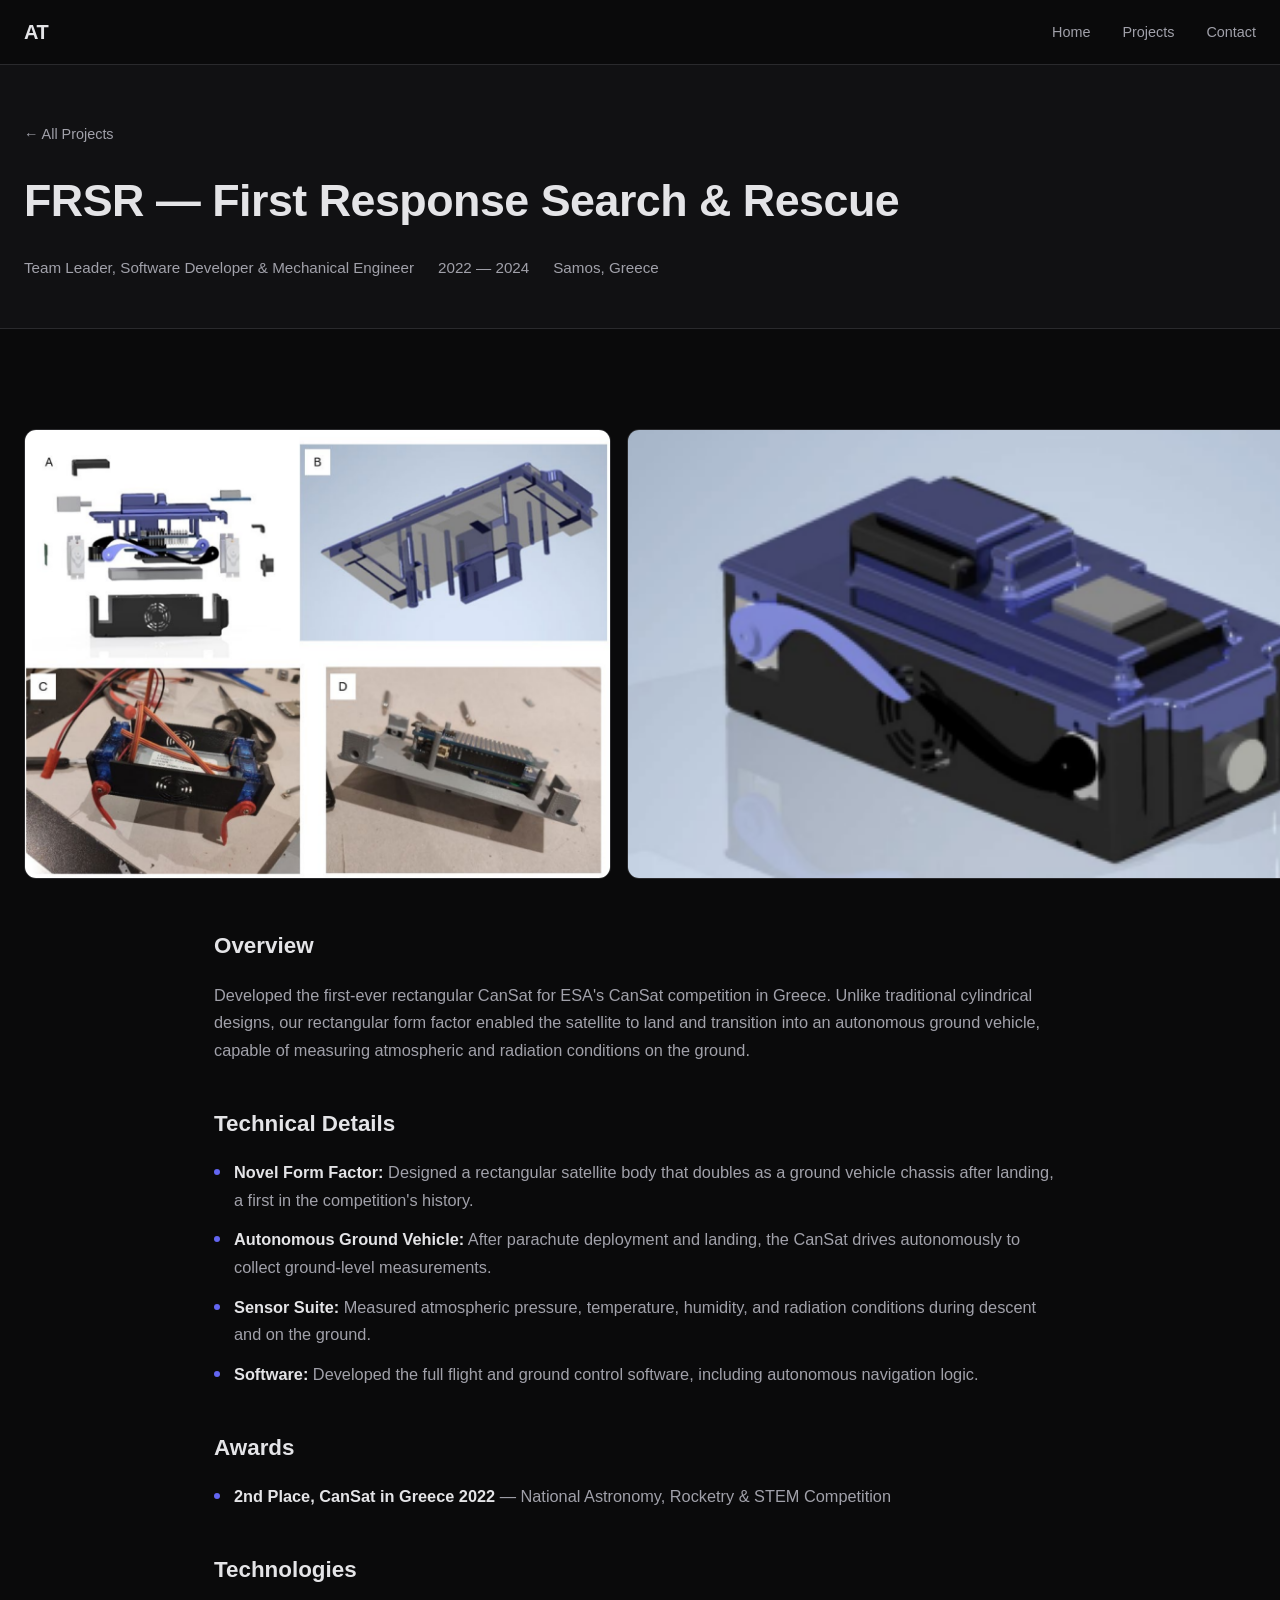
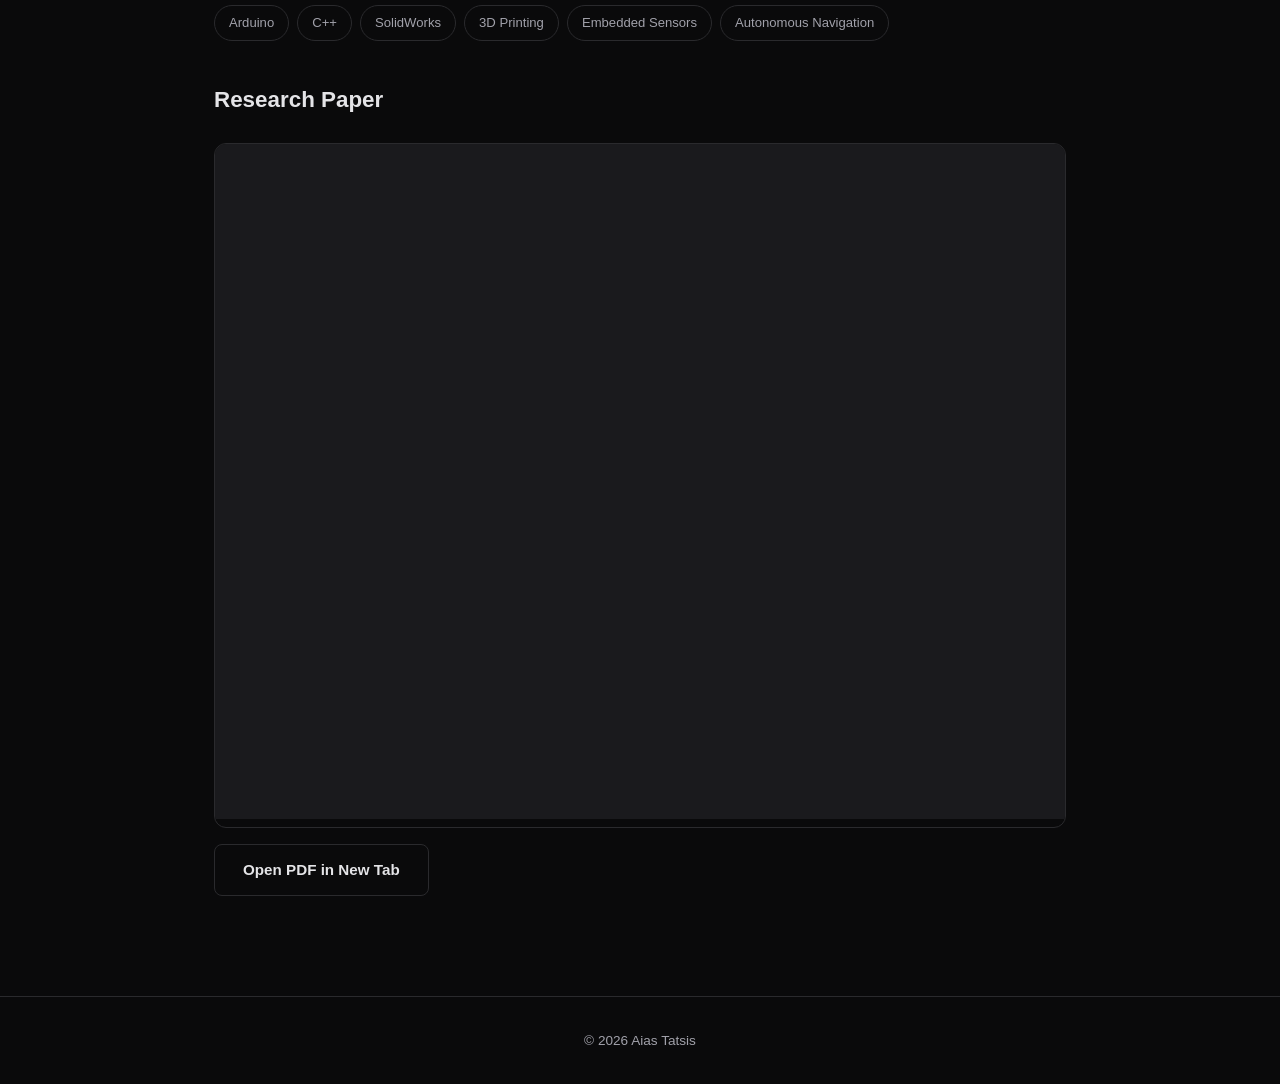
<file: projects/cansat.html>
<!DOCTYPE html>
<html lang="en">
<head>
  <meta charset="UTF-8">
  <meta name="viewport" content="width=device-width, initial-scale=1.0">
  <title>FRSR - First Response Search & Rescue | Aias Tatsis</title>
  <link rel="stylesheet" href="../style.css">
</head>
<body>

  <nav id="navbar">
    <div class="nav-container">
      <a href="../index.html" class="nav-logo">AT</a>
      <button class="nav-toggle" aria-label="Toggle navigation">
        <span></span><span></span><span></span>
      </button>
      <ul class="nav-links">
        <li><a href="../index.html">Home</a></li>
        <li><a href="../index.html#projects">Projects</a></li>
        <li><a href="../index.html#contact">Contact</a></li>
      </ul>
    </div>
  </nav>

  <section class="project-hero">
    <div class="container">
      <a href="../index.html#projects" class="back-link">&larr; All Projects</a>
      <h1>FRSR &mdash; First Response Search & Rescue</h1>
      <div class="project-meta">
        <span>Team Leader, Software Developer & Mechanical Engineer</span>
        <span>2022 &mdash; 2024</span>
        <span>Samos, Greece</span>
      </div>
    </div>
  </section>

  <section class="section">
    <div class="container project-detail">

      <div class="project-detail-gallery">
        <img src="../assets/img/frsr1.png" alt="FRSR CanSat CAD exploded view and assembled prototype">
        <img src="../assets/img/frsr2.png" alt="FRSR CanSat 3D render">
        <img src="../assets/img/frsr3.png" alt="FRSR CanSat engineering drawing with dimensions">
      </div>

      <div class="project-detail-body">
        <h2>Overview</h2>
        <p>Developed the first-ever rectangular CanSat for ESA's CanSat competition in Greece. Unlike traditional cylindrical designs, our rectangular form factor enabled the satellite to land and transition into an autonomous ground vehicle, capable of measuring atmospheric and radiation conditions on the ground.</p>

        <h2>Technical Details</h2>
        <ul>
          <li><strong>Novel Form Factor:</strong> Designed a rectangular satellite body that doubles as a ground vehicle chassis after landing, a first in the competition's history.</li>
          <li><strong>Autonomous Ground Vehicle:</strong> After parachute deployment and landing, the CanSat drives autonomously to collect ground-level measurements.</li>
          <li><strong>Sensor Suite:</strong> Measured atmospheric pressure, temperature, humidity, and radiation conditions during descent and on the ground.</li>
          <li><strong>Software:</strong> Developed the full flight and ground control software, including autonomous navigation logic.</li>
        </ul>

        <h2>Awards</h2>
        <ul>
          <li><strong>2nd Place, CanSat in Greece 2022</strong> &mdash; National Astronomy, Rocketry & STEM Competition</li>
        </ul>

        <h2>Technologies</h2>
        <div class="skill-tags">
          <span>Arduino</span><span>C++</span><span>SolidWorks</span><span>3D Printing</span>
          <span>Embedded Sensors</span><span>Autonomous Navigation</span>
        </div>

        <h2>Research Paper</h2>
        <div class="pdf-viewer">
          <iframe src="../assets/pdf/frsr.pdf" title="FRSR Research Paper"></iframe>
        </div>
        <div class="project-links">
          <a href="../assets/pdf/frsr.pdf" target="_blank" class="btn btn-outline">Open PDF in New Tab</a>
        </div>
      </div>
    </div>
  </section>

  <footer>
    <div class="container"><p>&copy; 2026 Aias Tatsis</p></div>
  </footer>
  <script src="../script.js"></script>
</body>
</html>
</file>
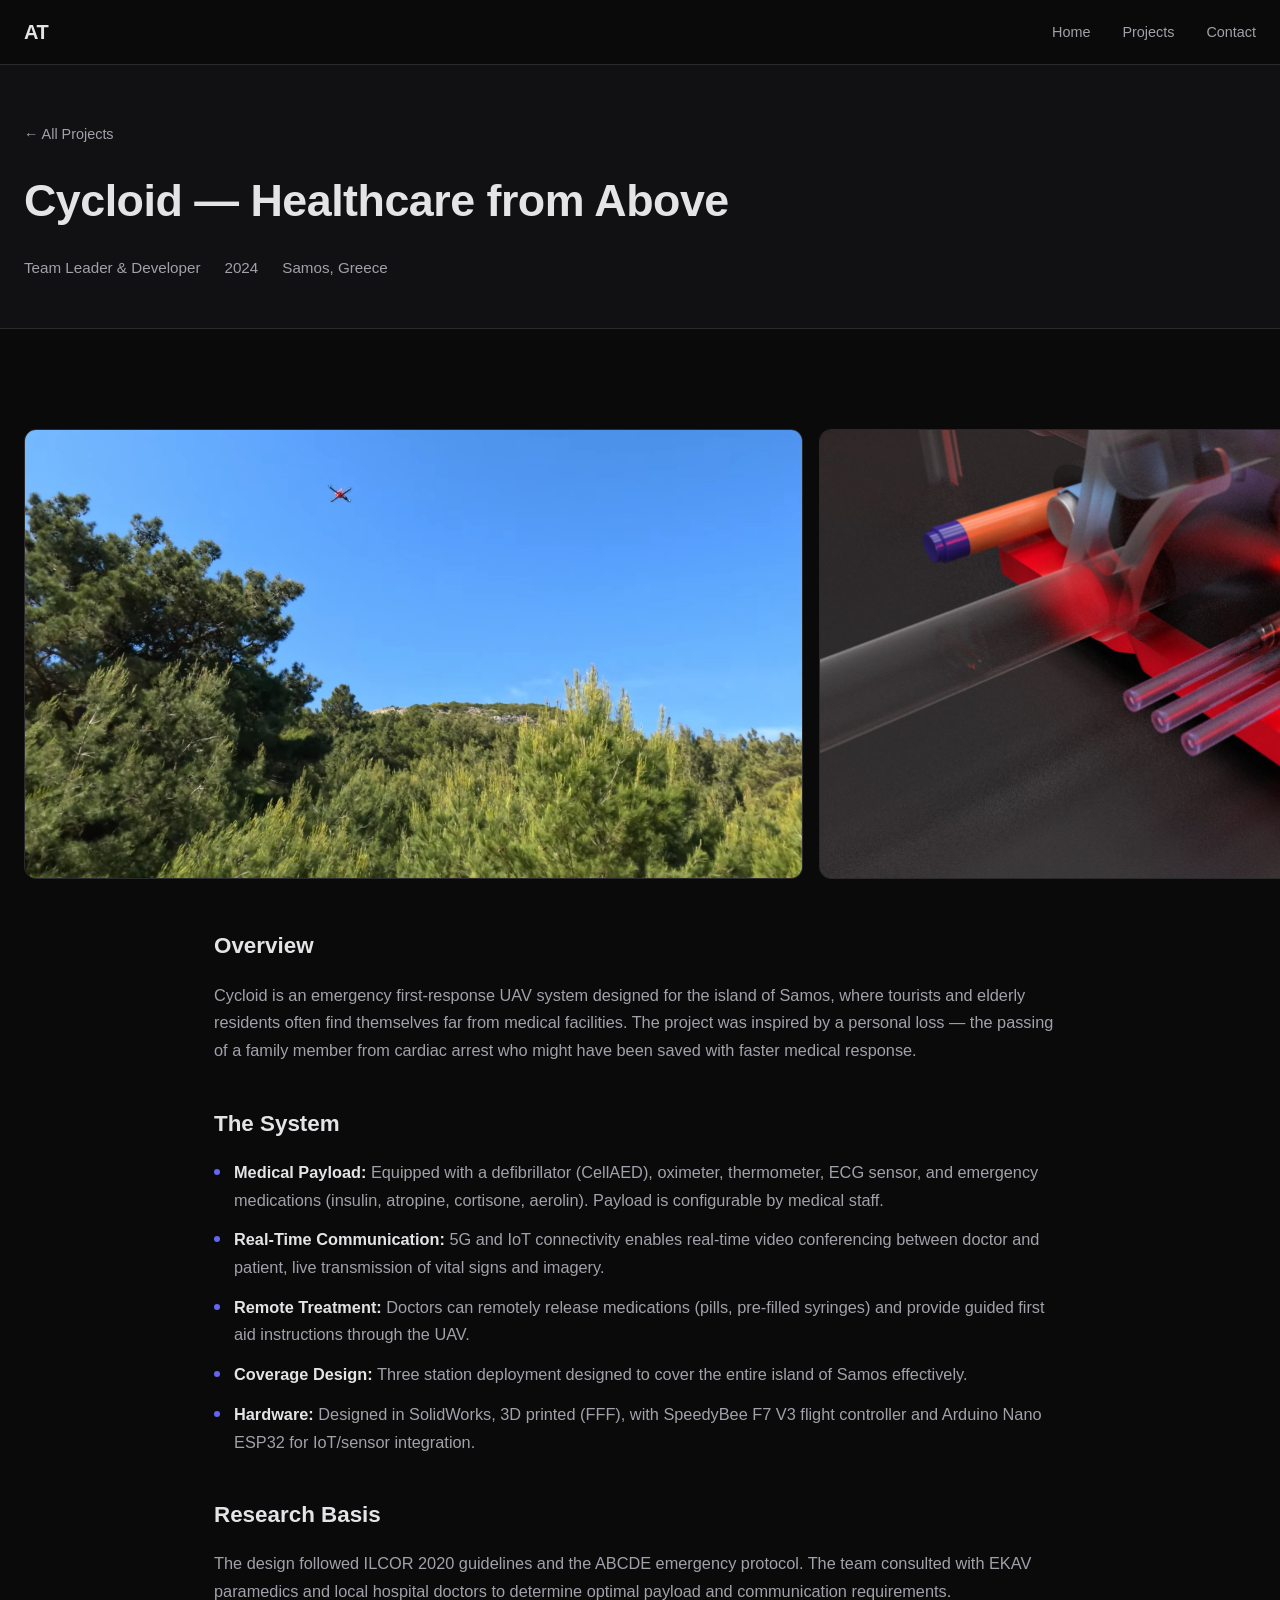
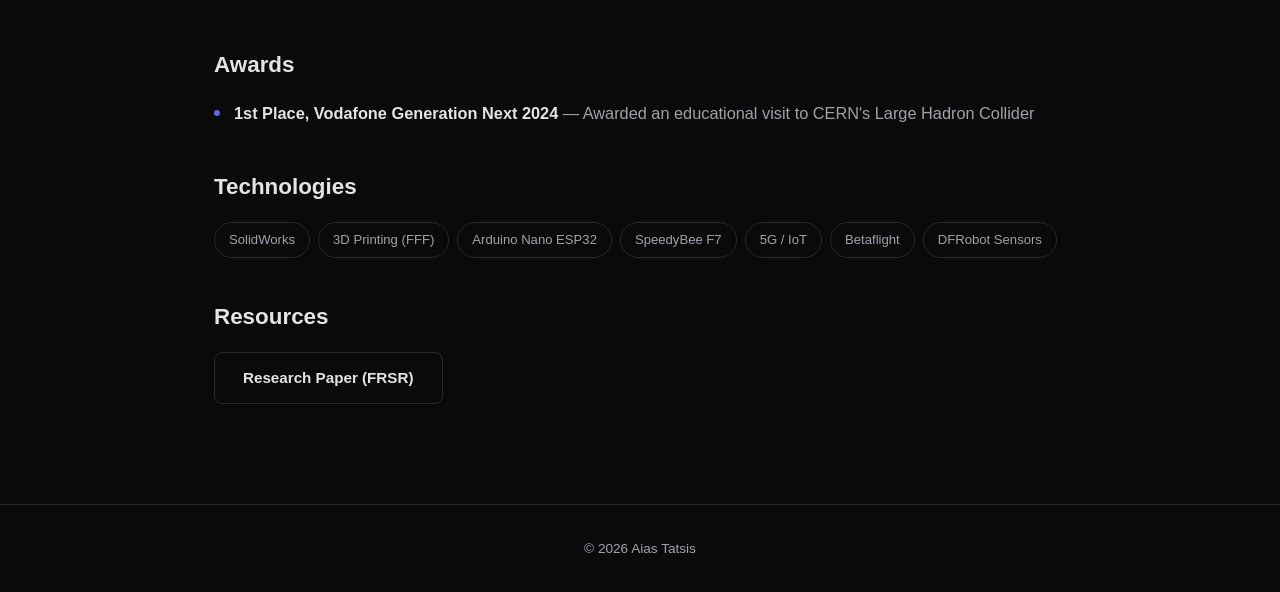
<file: projects/cycloid.html>
<!DOCTYPE html>
<html lang="en">
<head>
  <meta charset="UTF-8">
  <meta name="viewport" content="width=device-width, initial-scale=1.0">
  <title>Cycloid - Healthcare from Above | Aias Tatsis</title>
  <link rel="stylesheet" href="../style.css">
</head>
<body>

  <nav id="navbar">
    <div class="nav-container">
      <a href="../index.html" class="nav-logo">AT</a>
      <button class="nav-toggle" aria-label="Toggle navigation">
        <span></span><span></span><span></span>
      </button>
      <ul class="nav-links">
        <li><a href="../index.html">Home</a></li>
        <li><a href="../index.html#projects">Projects</a></li>
        <li><a href="../index.html#contact">Contact</a></li>
      </ul>
    </div>
  </nav>

  <section class="project-hero">
    <div class="container">
      <a href="../index.html#projects" class="back-link">&larr; All Projects</a>
      <h1>Cycloid &mdash; Healthcare from Above</h1>
      <div class="project-meta">
        <span>Team Leader & Developer</span>
        <span>2024</span>
        <span>Samos, Greece</span>
      </div>
    </div>
  </section>

  <section class="section">
    <div class="container project-detail">
      <div class="project-detail-gallery">
        <img src="../assets/img/drone4.png" alt="Cycloid UAV in flight over island terrain">
        <img src="../assets/img/cycloid-cfd.jpg" alt="Cycloid medication release mechanism render">
        <img src="../assets/img/drone.png" alt="Cycloid drone design">
        <img src="../assets/img/drone5.png" alt="Cycloid drone view">
      </div>

      <div class="project-detail-body">
        <h2>Overview</h2>
        <p>Cycloid is an emergency first-response UAV system designed for the island of Samos, where tourists and elderly residents often find themselves far from medical facilities. The project was inspired by a personal loss &mdash; the passing of a family member from cardiac arrest who might have been saved with faster medical response.</p>

        <h2>The System</h2>
        <ul>
          <li><strong>Medical Payload:</strong> Equipped with a defibrillator (CellAED), oximeter, thermometer, ECG sensor, and emergency medications (insulin, atropine, cortisone, aerolin). Payload is configurable by medical staff.</li>
          <li><strong>Real-Time Communication:</strong> 5G and IoT connectivity enables real-time video conferencing between doctor and patient, live transmission of vital signs and imagery.</li>
          <li><strong>Remote Treatment:</strong> Doctors can remotely release medications (pills, pre-filled syringes) and provide guided first aid instructions through the UAV.</li>
          <li><strong>Coverage Design:</strong> Three station deployment designed to cover the entire island of Samos effectively.</li>
          <li><strong>Hardware:</strong> Designed in SolidWorks, 3D printed (FFF), with SpeedyBee F7 V3 flight controller and Arduino Nano ESP32 for IoT/sensor integration.</li>
        </ul>

        <h2>Research Basis</h2>
        <p>The design followed ILCOR 2020 guidelines and the ABCDE emergency protocol. The team consulted with EKAV paramedics and local hospital doctors to determine optimal payload and communication requirements.</p>

        <h2>Awards</h2>
        <ul>
          <li><strong>1st Place, Vodafone Generation Next 2024</strong> &mdash; Awarded an educational visit to CERN's Large Hadron Collider</li>
        </ul>

        <h2>Technologies</h2>
        <div class="skill-tags">
          <span>SolidWorks</span><span>3D Printing (FFF)</span><span>Arduino Nano ESP32</span>
          <span>SpeedyBee F7</span><span>5G / IoT</span><span>Betaflight</span>
          <span>DFRobot Sensors</span>
        </div>

        <h2>Resources</h2>
        <div class="project-links">
          <a href="../assets/pdf/frsr.pdf" target="_blank" class="btn btn-outline">Research Paper (FRSR)</a>
        </div>
      </div>
    </div>
  </section>

  <footer>
    <div class="container"><p>&copy; 2026 Aias Tatsis</p></div>
  </footer>
  <script src="../script.js"></script>
</body>
</html>
</file>
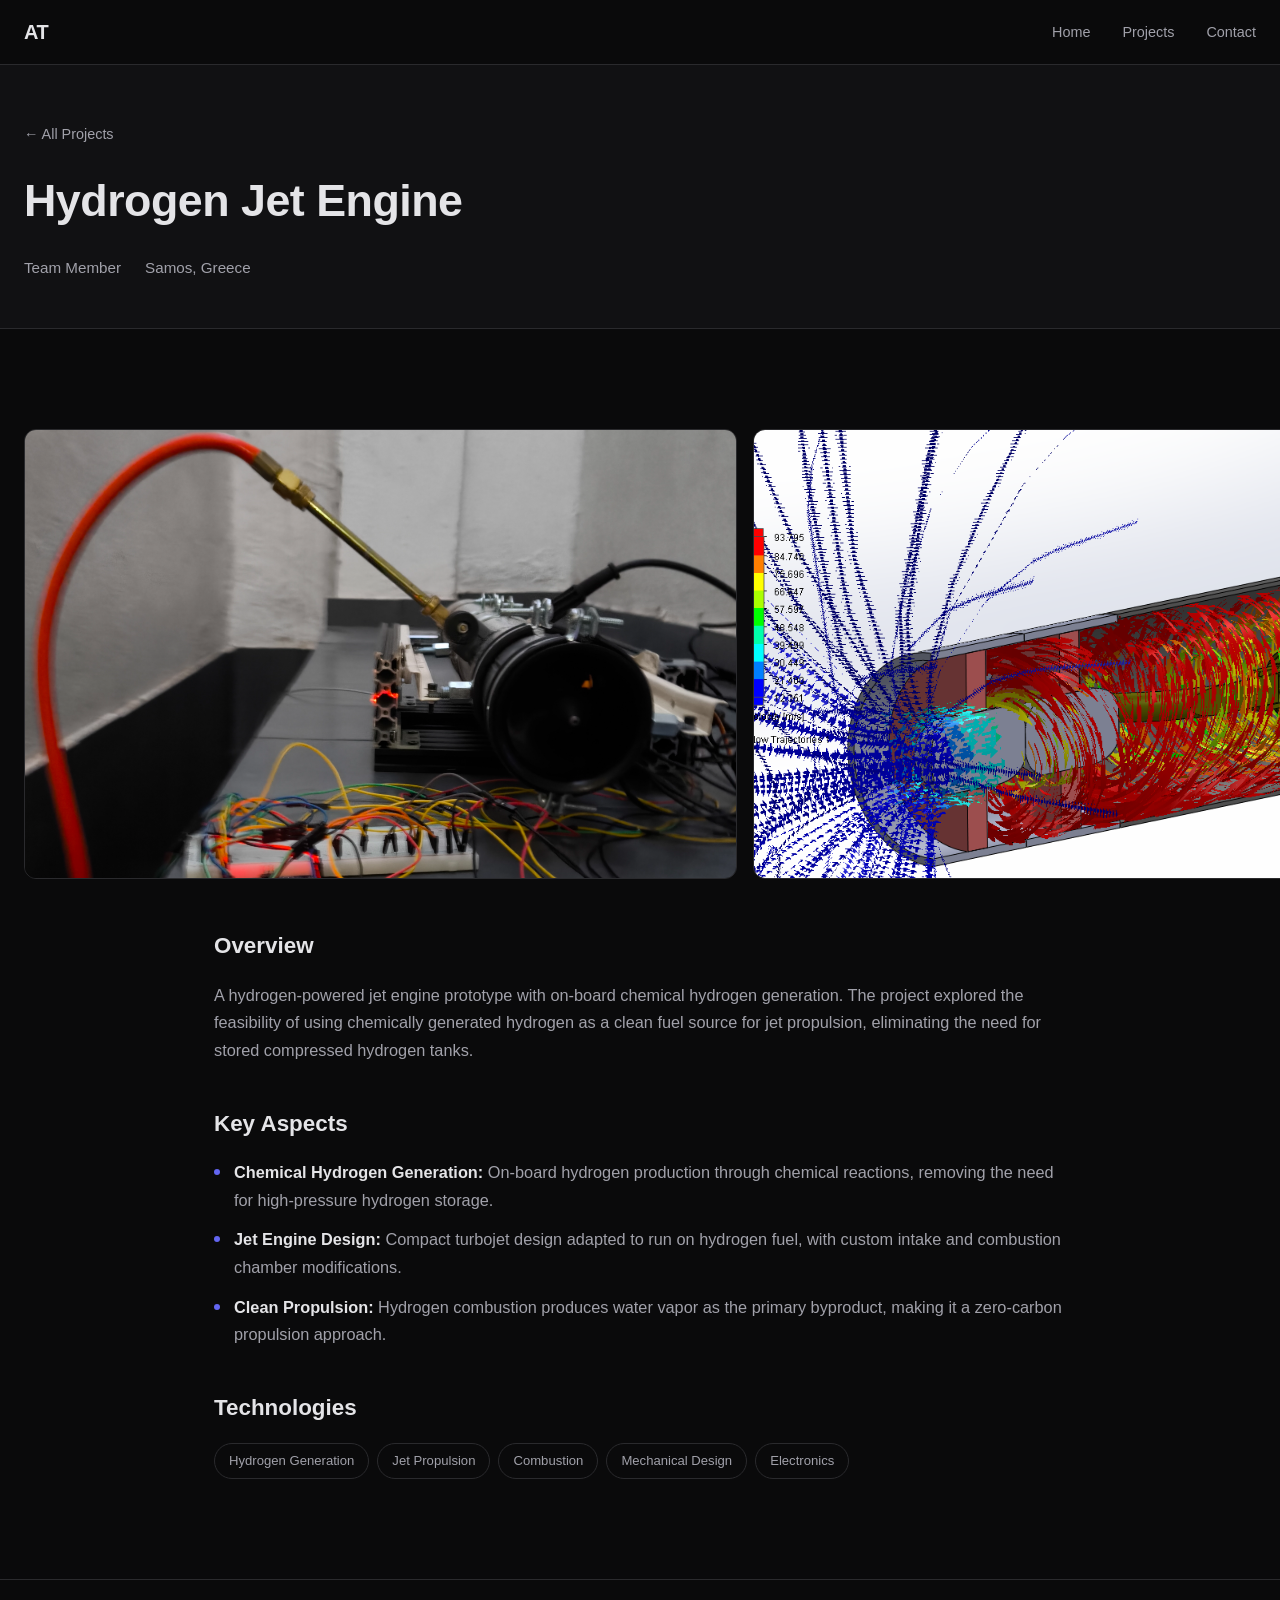
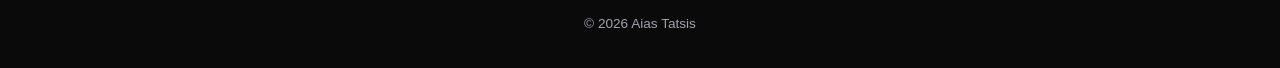
<file: projects/jetengine.html>
<!DOCTYPE html>
<html lang="en">
<head>
  <meta charset="UTF-8">
  <meta name="viewport" content="width=device-width, initial-scale=1.0">
  <title>Hydrogen Jet Engine | Aias Tatsis</title>
  <link rel="stylesheet" href="../style.css">
</head>
<body>

  <nav id="navbar">
    <div class="nav-container">
      <a href="../index.html" class="nav-logo">AT</a>
      <button class="nav-toggle" aria-label="Toggle navigation">
        <span></span><span></span><span></span>
      </button>
      <ul class="nav-links">
        <li><a href="../index.html">Home</a></li>
        <li><a href="../index.html#projects">Projects</a></li>
        <li><a href="../index.html#contact">Contact</a></li>
      </ul>
    </div>
  </nav>

  <section class="project-hero">
    <div class="container">
      <a href="../index.html#projects" class="back-link">&larr; All Projects</a>
      <h1>Hydrogen Jet Engine</h1>
      <div class="project-meta">
        <span>Team Member</span>
        <span>Samos, Greece</span>
      </div>
    </div>
  </section>

  <section class="section">
    <div class="container project-detail">
      <div class="project-detail-gallery">
        <img src="../assets/img/jeteng.png" alt="Hydrogen jet engine prototype on test bench">
        <img src="../assets/img/cycloid-meds.jpg" alt="CFD simulation of jet engine">
      </div>

      <div class="project-detail-body">
        <h2>Overview</h2>
        <p>A hydrogen-powered jet engine prototype with on-board chemical hydrogen generation. The project explored the feasibility of using chemically generated hydrogen as a clean fuel source for jet propulsion, eliminating the need for stored compressed hydrogen tanks.</p>

        <h2>Key Aspects</h2>
        <ul>
          <li><strong>Chemical Hydrogen Generation:</strong> On-board hydrogen production through chemical reactions, removing the need for high-pressure hydrogen storage.</li>
          <li><strong>Jet Engine Design:</strong> Compact turbojet design adapted to run on hydrogen fuel, with custom intake and combustion chamber modifications.</li>
          <li><strong>Clean Propulsion:</strong> Hydrogen combustion produces water vapor as the primary byproduct, making it a zero-carbon propulsion approach.</li>
        </ul>

        <h2>Technologies</h2>
        <div class="skill-tags">
          <span>Hydrogen Generation</span><span>Jet Propulsion</span><span>Combustion</span>
          <span>Mechanical Design</span><span>Electronics</span>
        </div>
      </div>
    </div>
  </section>

  <footer>
    <div class="container"><p>&copy; 2026 Aias Tatsis</p></div>
  </footer>
  <script src="../script.js"></script>
</body>
</html>
</file>
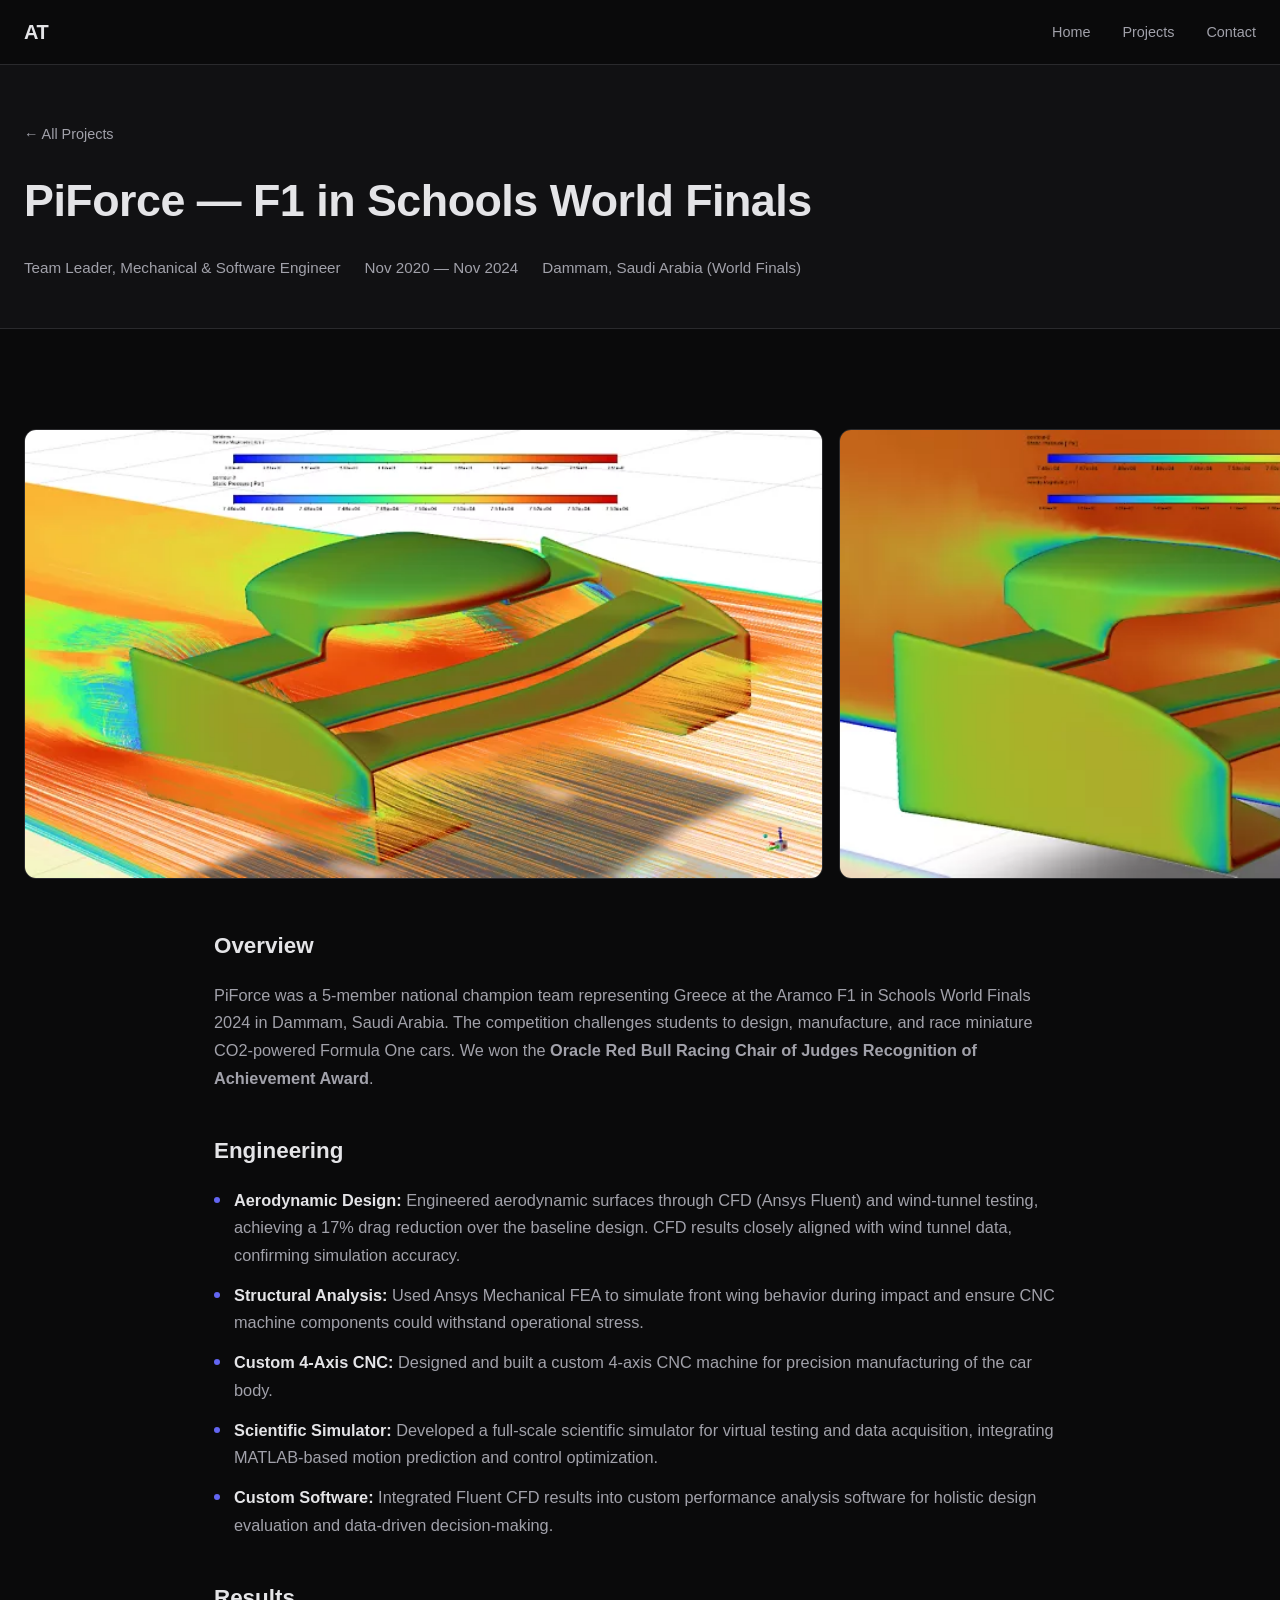
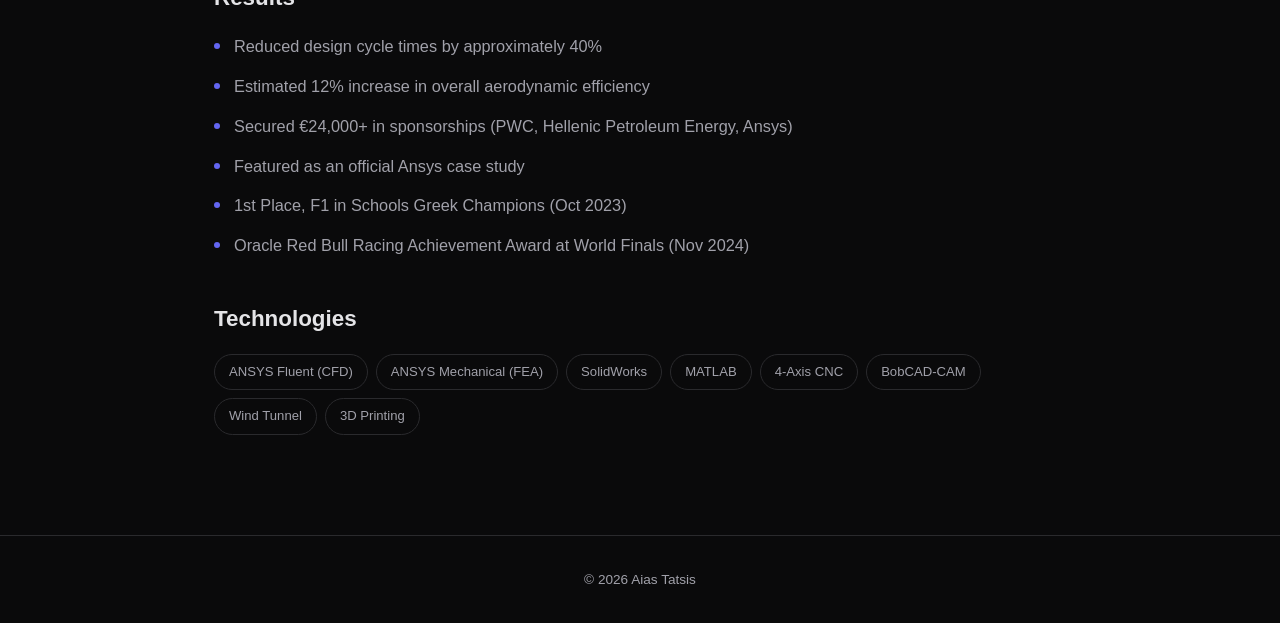
<file: projects/piforce.html>
<!DOCTYPE html>
<html lang="en">
<head>
  <meta charset="UTF-8">
  <meta name="viewport" content="width=device-width, initial-scale=1.0">
  <title>PiForce - F1 in Schools | Aias Tatsis</title>
  <link rel="stylesheet" href="../style.css">
</head>
<body>

  <nav id="navbar">
    <div class="nav-container">
      <a href="../index.html" class="nav-logo">AT</a>
      <button class="nav-toggle" aria-label="Toggle navigation">
        <span></span><span></span><span></span>
      </button>
      <ul class="nav-links">
        <li><a href="../index.html">Home</a></li>
        <li><a href="../index.html#projects">Projects</a></li>
        <li><a href="../index.html#contact">Contact</a></li>
      </ul>
    </div>
  </nav>

  <section class="project-hero">
    <div class="container">
      <a href="../index.html#projects" class="back-link">&larr; All Projects</a>
      <h1>PiForce &mdash; F1 in Schools World Finals</h1>
      <div class="project-meta">
        <span>Team Leader, Mechanical & Software Engineer</span>
        <span>Nov 2020 &mdash; Nov 2024</span>
        <span>Dammam, Saudi Arabia (World Finals)</span>
      </div>
    </div>
  </section>

  <section class="section">
    <div class="container project-detail">

      <div class="project-detail-gallery">
        <img src="../assets/img/piforce-cfd1.webp" alt="CFD pressure pathlines on F1 car">
        <img src="../assets/img/piforce-cfd2.webp" alt="CFD air velocity on vertical plane">
        <img src="../assets/img/piforce-fea1.webp" alt="FEA total deformation analysis">
        <img src="../assets/img/OracleRBracingAward.jpg" alt="Oracle Red Bull Racing Chair of Judges Achievement Award trophy">
        <img src="../assets/img/OwnBuilt4axisCNC.jpg" alt="Custom-built PiForce 4-axis CNC machine">
        <img src="../assets/img/f1inschools1.avif" alt="F1 in Schools car and team">
      </div>

      <div class="project-detail-body">
        <h2>Overview</h2>
        <p>PiForce was a 5-member national champion team representing Greece at the Aramco F1 in Schools World Finals 2024 in Dammam, Saudi Arabia. The competition challenges students to design, manufacture, and race miniature CO2-powered Formula One cars. We won the <strong>Oracle Red Bull Racing Chair of Judges Recognition of Achievement Award</strong>.</p>

        <h2>Engineering</h2>
        <ul>
          <li><strong>Aerodynamic Design:</strong> Engineered aerodynamic surfaces through CFD (Ansys Fluent) and wind-tunnel testing, achieving a 17% drag reduction over the baseline design. CFD results closely aligned with wind tunnel data, confirming simulation accuracy.</li>
          <li><strong>Structural Analysis:</strong> Used Ansys Mechanical FEA to simulate front wing behavior during impact and ensure CNC machine components could withstand operational stress.</li>
          <li><strong>Custom 4-Axis CNC:</strong> Designed and built a custom 4-axis CNC machine for precision manufacturing of the car body.</li>
          <li><strong>Scientific Simulator:</strong> Developed a full-scale scientific simulator for virtual testing and data acquisition, integrating MATLAB-based motion prediction and control optimization.</li>
          <li><strong>Custom Software:</strong> Integrated Fluent CFD results into custom performance analysis software for holistic design evaluation and data-driven decision-making.</li>
        </ul>

        <h2>Results</h2>
        <ul>
          <li>Reduced design cycle times by approximately 40%</li>
          <li>Estimated 12% increase in overall aerodynamic efficiency</li>
          <li>Secured &euro;24,000+ in sponsorships (PWC, Hellenic Petroleum Energy, Ansys)</li>
          <li>Featured as an official Ansys case study</li>
          <li>1st Place, F1 in Schools Greek Champions (Oct 2023)</li>
          <li>Oracle Red Bull Racing Achievement Award at World Finals (Nov 2024)</li>
        </ul>

        <h2>Technologies</h2>
        <div class="skill-tags">
          <span>ANSYS Fluent (CFD)</span><span>ANSYS Mechanical (FEA)</span><span>SolidWorks</span>
          <span>MATLAB</span><span>4-Axis CNC</span><span>BobCAD-CAM</span><span>Wind Tunnel</span>
          <span>3D Printing</span>
        </div>
      </div>
    </div>
  </section>

  <footer>
    <div class="container"><p>&copy; 2026 Aias Tatsis</p></div>
  </footer>
  <script src="../script.js"></script>
</body>
</html>
</file>
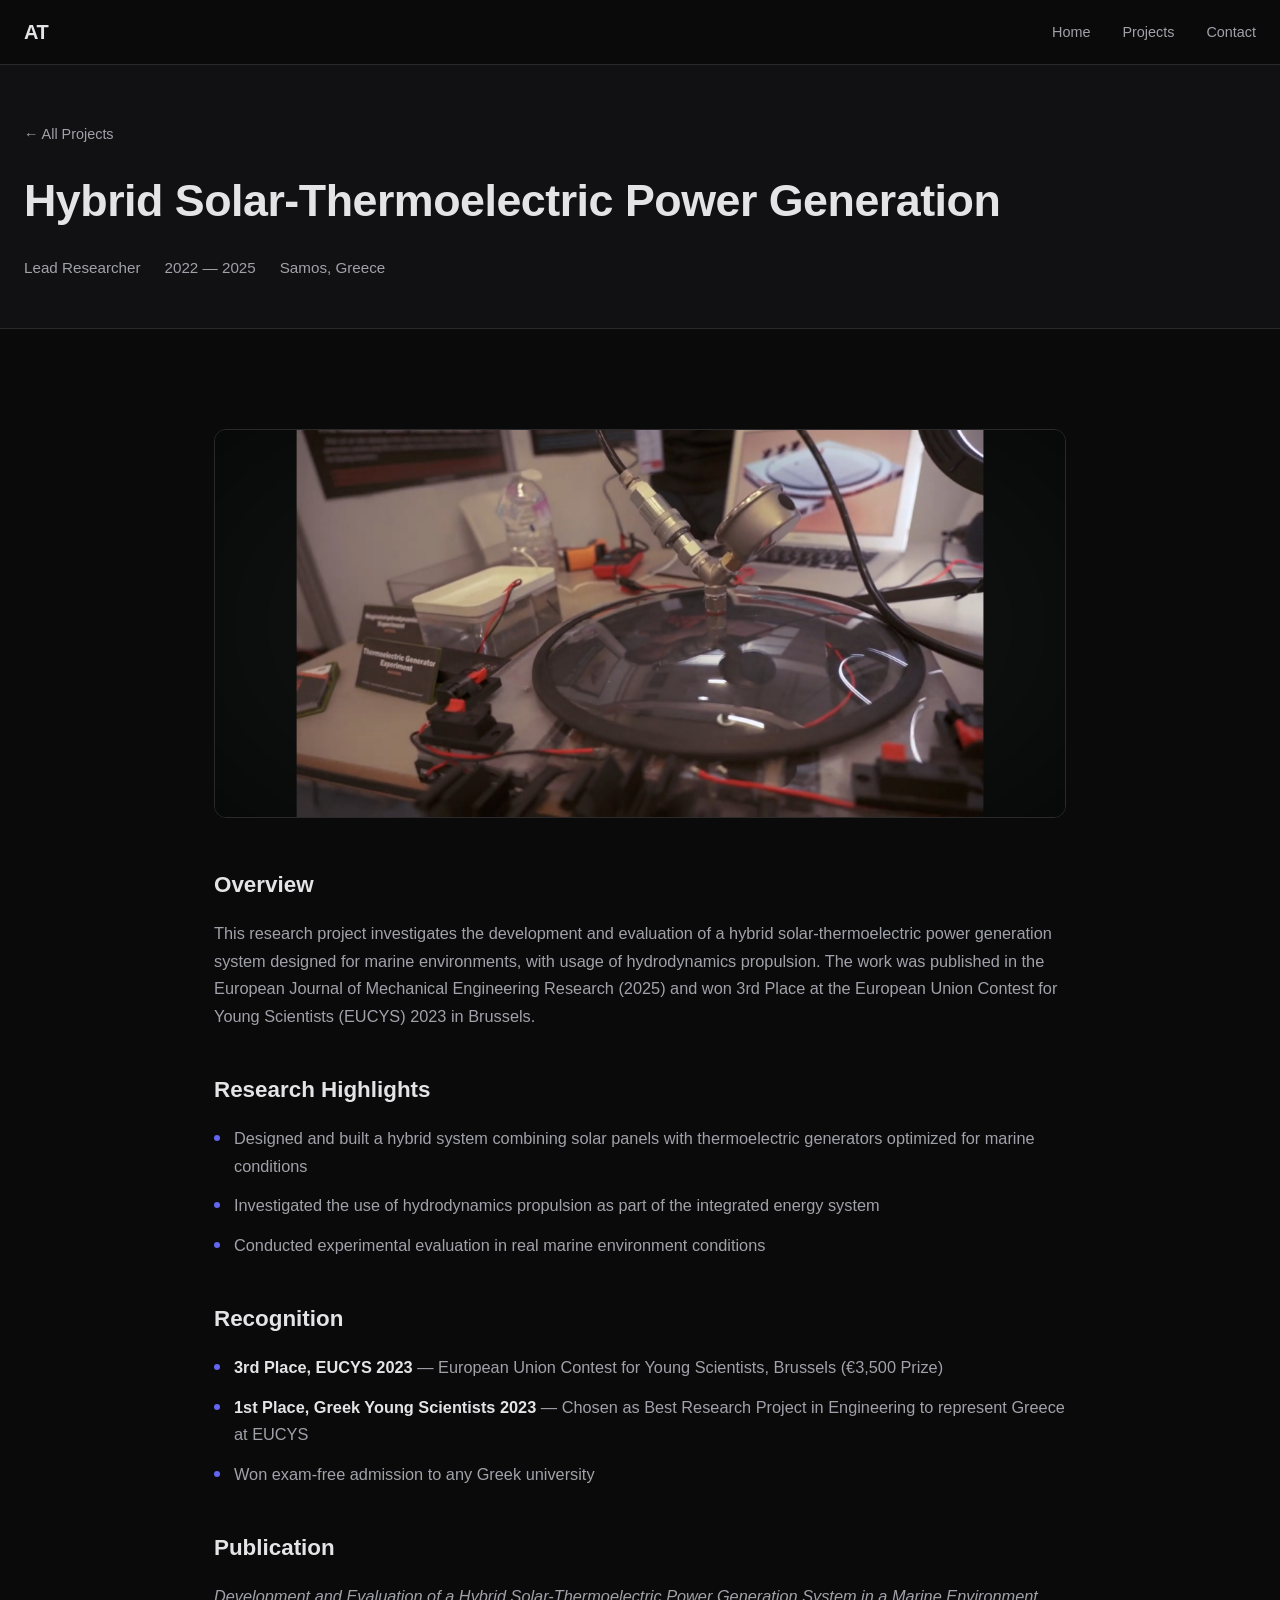
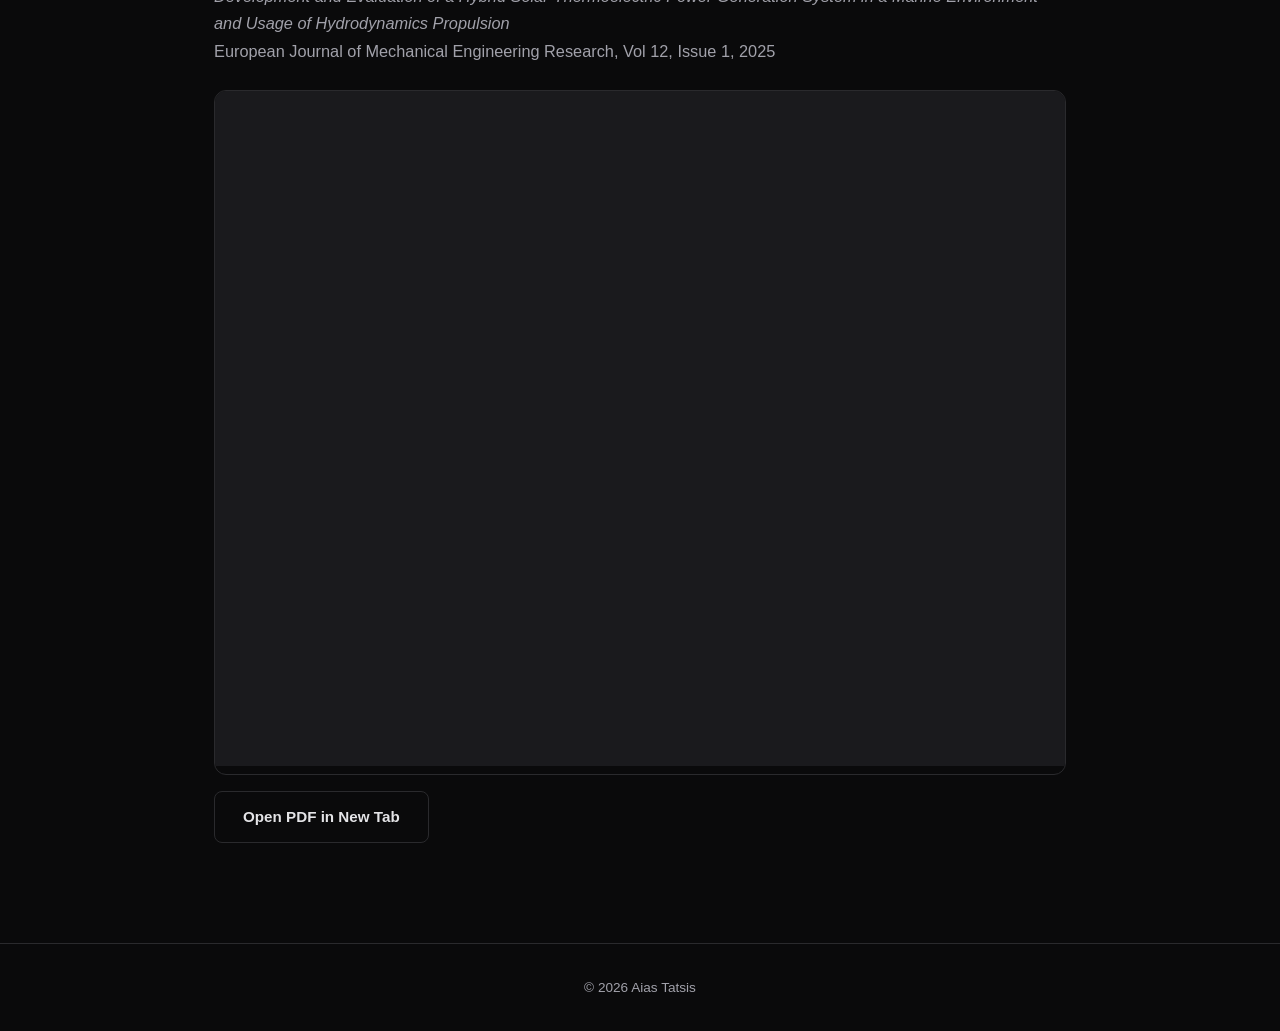
<file: projects/solar.html>
<!DOCTYPE html>
<html lang="en">
<head>
  <meta charset="UTF-8">
  <meta name="viewport" content="width=device-width, initial-scale=1.0">
  <title>Solar-Thermoelectric Research | Aias Tatsis</title>
  <link rel="stylesheet" href="../style.css">
</head>
<body>

  <nav id="navbar">
    <div class="nav-container">
      <a href="../index.html" class="nav-logo">AT</a>
      <button class="nav-toggle" aria-label="Toggle navigation">
        <span></span><span></span><span></span>
      </button>
      <ul class="nav-links">
        <li><a href="../index.html">Home</a></li>
        <li><a href="../index.html#projects">Projects</a></li>
        <li><a href="../index.html#contact">Contact</a></li>
      </ul>
    </div>
  </nav>

  <section class="project-hero">
    <div class="container">
      <a href="../index.html#projects" class="back-link">&larr; All Projects</a>
      <h1>Hybrid Solar-Thermoelectric Power Generation</h1>
      <div class="project-meta">
        <span>Lead Researcher</span>
        <span>2022 &mdash; 2025</span>
        <span>Samos, Greece</span>
      </div>
    </div>
  </section>

  <section class="section">
    <div class="container project-detail">
      <div class="project-detail-image">
        <img src="../assets/img/HybridSolarThermoAtEXPO.jpg" alt="Hybrid solar-thermoelectric generator experiment at EUCYS expo">
      </div>

      <div class="project-detail-body">
        <h2>Overview</h2>
        <p>This research project investigates the development and evaluation of a hybrid solar-thermoelectric power generation system designed for marine environments, with usage of hydrodynamics propulsion. The work was published in the European Journal of Mechanical Engineering Research (2025) and won 3rd Place at the European Union Contest for Young Scientists (EUCYS) 2023 in Brussels.</p>

        <h2>Research Highlights</h2>
        <ul>
          <li>Designed and built a hybrid system combining solar panels with thermoelectric generators optimized for marine conditions</li>
          <li>Investigated the use of hydrodynamics propulsion as part of the integrated energy system</li>
          <li>Conducted experimental evaluation in real marine environment conditions</li>
        </ul>

        <h2>Recognition</h2>
        <ul>
          <li><strong>3rd Place, EUCYS 2023</strong> &mdash; European Union Contest for Young Scientists, Brussels (&euro;3,500 Prize)</li>
          <li><strong>1st Place, Greek Young Scientists 2023</strong> &mdash; Chosen as Best Research Project in Engineering to represent Greece at EUCYS</li>
          <li>Won exam-free admission to any Greek university</li>
        </ul>

        <h2>Publication</h2>
        <p><em>Development and Evaluation of a Hybrid Solar-Thermoelectric Power Generation System in a Marine Environment and Usage of Hydrodynamics Propulsion</em><br>
        European Journal of Mechanical Engineering Research, Vol 12, Issue 1, 2025</p>

        <div class="pdf-viewer">
          <iframe src="../assets/pdf/Development-and-Evaluation.pdf" title="Development and Evaluation Paper"></iframe>
        </div>
        <div class="project-links">
          <a href="../assets/pdf/Development-and-Evaluation.pdf" target="_blank" class="btn btn-outline">Open PDF in New Tab</a>
        </div>
      </div>
    </div>
  </section>

  <footer>
    <div class="container"><p>&copy; 2026 Aias Tatsis</p></div>
  </footer>
  <script src="../script.js"></script>
</body>
</html>
</file>
<file: style.css>
/* ===== Variables ===== */
:root {
  --bg: #0a0a0b;
  --bg-alt: #111113;
  --surface: #1a1a1d;
  --border: #2a2a2d;
  --text: #e4e4e7;
  --text-muted: #a1a1aa;
  --accent: #6366f1;
  --accent-hover: #818cf8;
  --accent-glow: rgba(99, 102, 241, 0.15);
  --radius: 12px;
  --max-width: 1400px;
  --transition: 0.3s ease;
}

/* ===== Reset ===== */
*, *::before, *::after {
  margin: 0;
  padding: 0;
  box-sizing: border-box;
}

html {
  scroll-behavior: smooth;
  scroll-padding-top: 80px;
}

body {
  overflow-x: hidden;
  font-family: -apple-system, BlinkMacSystemFont, 'Segoe UI', Roboto, 'Helvetica Neue', Arial, sans-serif;
  background: var(--bg);
  color: var(--text);
  line-height: 1.7;
  -webkit-font-smoothing: antialiased;
}

img {
  max-width: 100%;
  height: auto;
  display: block;
}

a {
  color: var(--accent);
  text-decoration: none;
  transition: color var(--transition);
}

a:hover {
  color: var(--accent-hover);
}

/* ===== Layout ===== */
.container {
  max-width: var(--max-width);
  margin: 0 auto;
  padding: 0 24px;
}

.section {
  padding: 100px 0;
}

.section-alt {
  background: var(--bg-alt);
}

.section-title {
  font-size: 2rem;
  font-weight: 700;
  margin-bottom: 48px;
  position: relative;
  display: inline-block;
}

.section-title::after {
  content: '';
  position: absolute;
  bottom: -8px;
  left: 0;
  width: 48px;
  height: 3px;
  background: var(--accent);
  border-radius: 2px;
}

.subsection-title {
  font-size: 1.4rem;
  font-weight: 600;
  margin-top: 64px;
  margin-bottom: 24px;
  color: var(--text);
}

/* ===== Navigation ===== */
#navbar {
  position: fixed;
  top: 0;
  left: 0;
  right: 0;
  z-index: 1000;
  background: rgba(10, 10, 11, 0.85);
  backdrop-filter: blur(12px);
  border-bottom: 1px solid var(--border);
  transition: background var(--transition);
}

.nav-container {
  max-width: var(--max-width);
  margin: 0 auto;
  padding: 0 24px;
  display: flex;
  align-items: center;
  justify-content: space-between;
  height: 64px;
}

.nav-logo {
  font-size: 1.25rem;
  font-weight: 800;
  color: var(--text);
  letter-spacing: -0.5px;
}

.nav-logo:hover {
  color: var(--accent);
}

.nav-links {
  display: flex;
  list-style: none;
  gap: 32px;
}

.nav-links a {
  color: var(--text-muted);
  font-size: 0.9rem;
  font-weight: 500;
  transition: color var(--transition);
}

.nav-links a:hover {
  color: var(--text);
}

.nav-toggle {
  display: none;
  flex-direction: column;
  gap: 5px;
  background: none;
  border: none;
  cursor: pointer;
  padding: 4px;
}

.nav-toggle span {
  display: block;
  width: 24px;
  height: 2px;
  background: var(--text);
  border-radius: 2px;
  transition: var(--transition);
}

/* ===== Hero ===== */
#hero {
  min-height: 100vh;
  display: flex;
  align-items: center;
  justify-content: center;
  text-align: center;
  padding: 120px 24px 80px;
  position: relative;
  overflow: hidden;
}

#hero::before {
  content: '';
  position: absolute;
  inset: 0;
  background: url('assets/img/OwnBuilt4axisCNC.jpg') center/cover no-repeat;
  opacity: 0.07;
  z-index: 0;
}

#hero .hero-content {
  position: relative;
  z-index: 1;
}

.hero-greeting {
  font-size: 1.1rem;
  color: var(--accent);
  font-weight: 500;
  margin-bottom: 8px;
}

.hero-name {
  font-size: clamp(2.5rem, 7vw, 4.5rem);
  font-weight: 800;
  letter-spacing: -1.5px;
  line-height: 1.1;
  margin-bottom: 16px;
}

.hero-tagline {
  font-size: 1.15rem;
  color: var(--text-muted);
  margin-bottom: 8px;
}

.hero-sub {
  font-size: 1.05rem;
  color: var(--text-muted);
  max-width: 560px;
  margin: 0 auto 32px;
}

.hero-buttons {
  display: flex;
  gap: 16px;
  justify-content: center;
  flex-wrap: wrap;
}

/* ===== Buttons ===== */
.btn {
  display: inline-block;
  padding: 12px 28px;
  border-radius: 8px;
  font-size: 0.95rem;
  font-weight: 600;
  transition: all var(--transition);
  cursor: pointer;
}

.btn-primary {
  background: var(--accent);
  color: #fff;
}

.btn-primary:hover {
  background: var(--accent-hover);
  color: #fff;
}

.btn-outline {
  border: 1.5px solid var(--border);
  color: var(--text);
  background: transparent;
}

.btn-outline:hover {
  border-color: var(--accent);
  color: var(--accent);
  background: var(--accent-glow);
}

/* ===== About ===== */
.about-grid {
  display: grid;
  grid-template-columns: 1fr 1fr;
  gap: 48px;
  align-items: start;
}

.about-text p {
  margin-bottom: 16px;
  color: var(--text-muted);
  font-size: 1.02rem;
}

.about-text strong {
  color: var(--text);
}

.about-highlights {
  display: grid;
  grid-template-columns: 1fr 1fr;
  gap: 16px;
}

.highlight-card {
  background: var(--surface);
  border: 1px solid var(--border);
  border-radius: var(--radius);
  padding: 24px;
  text-align: center;
  transition: border-color var(--transition);
}

.highlight-card:hover {
  border-color: var(--accent);
}

.highlight-number {
  display: block;
  font-size: 1.8rem;
  font-weight: 800;
  color: var(--accent);
  line-height: 1.2;
}

.highlight-label {
  display: block;
  font-size: 0.8rem;
  color: var(--text-muted);
  margin-top: 4px;
  font-weight: 500;
}

/* ===== Projects Grid (Home) ===== */
.projects-grid {
  display: grid;
  grid-template-columns: repeat(3, 1fr);
  gap: 24px;
}

.project-card {
  background: var(--surface);
  border: 1px solid var(--border);
  border-radius: var(--radius);
  overflow: hidden;
  transition: all var(--transition);
  display: flex;
  flex-direction: column;
  color: var(--text);
  text-decoration: none;
}

.project-card:hover {
  border-color: var(--accent);
  transform: translateY(-4px);
  box-shadow: 0 8px 32px var(--accent-glow);
  color: var(--text);
}

.project-image img {
  width: 100%;
  height: 220px;
  object-fit: cover;
}

.project-info {
  padding: 24px;
  flex: 1;
}

.project-tags {
  display: flex;
  flex-wrap: wrap;
  gap: 8px;
  margin-bottom: 12px;
}

.project-tags span {
  font-size: 0.75rem;
  font-weight: 600;
  color: var(--accent);
  background: var(--accent-glow);
  padding: 4px 10px;
  border-radius: 20px;
}

.project-info h3 {
  font-size: 1.15rem;
  font-weight: 700;
  margin-bottom: 8px;
}

.project-info p {
  font-size: 0.92rem;
  color: var(--text-muted);
  line-height: 1.6;
}

/* ===== Project Detail Pages ===== */
.project-hero {
  padding: 120px 0 48px;
  background: var(--bg-alt);
  border-bottom: 1px solid var(--border);
}

.back-link {
  display: inline-block;
  font-size: 0.9rem;
  color: var(--text-muted);
  margin-bottom: 16px;
  transition: color var(--transition);
}

.back-link:hover {
  color: var(--accent);
}

.project-hero h1 {
  font-size: clamp(1.8rem, 4vw, 2.8rem);
  font-weight: 800;
  letter-spacing: -0.5px;
  margin-bottom: 16px;
}

.project-meta {
  display: flex;
  flex-wrap: wrap;
  gap: 24px;
  color: var(--text-muted);
  font-size: 0.95rem;
}

.project-detail {
  max-width: 900px;
}

.project-detail-image img {
  border-radius: var(--radius);
  border: 1px solid var(--border);
  margin-bottom: 48px;
}

.project-detail-gallery {
  display: flex;
  gap: 16px;
  margin-bottom: 48px;
  overflow-x: auto;
  overflow-y: hidden;
  cursor: grab;
  -webkit-overflow-scrolling: touch;
  scrollbar-width: none;
  -ms-overflow-style: none;
  user-select: none;
  width: 100vw;
  margin-left: calc(-50vw + 50%);
  padding-left: 24px;
  padding-right: 24px;
}

.project-detail-gallery::-webkit-scrollbar {
  display: none;
}

.project-detail-gallery.dragging {
  cursor: grabbing;
  scroll-behavior: auto;
}

.project-detail-gallery img {
  border-radius: var(--radius);
  border: 1px solid var(--border);
  height: 450px;
  width: auto;
  flex-shrink: 0;
  object-fit: cover;
  pointer-events: none;
}

.project-detail-body h2 {
  font-size: 1.4rem;
  font-weight: 700;
  margin-bottom: 16px;
  margin-top: 40px;
}

.project-detail-body h2:first-child {
  margin-top: 0;
}

.project-detail-body p {
  color: var(--text-muted);
  margin-bottom: 16px;
  font-size: 1.02rem;
}

.project-detail-body ul {
  list-style: none;
  padding: 0;
  margin-bottom: 16px;
}

.project-detail-body li {
  position: relative;
  padding-left: 20px;
  margin-bottom: 12px;
  color: var(--text-muted);
  font-size: 1.02rem;
}

.project-detail-body li::before {
  content: '';
  position: absolute;
  left: 0;
  top: 10px;
  width: 6px;
  height: 6px;
  border-radius: 50%;
  background: var(--accent);
}

.project-detail-body li strong {
  color: var(--text);
}

.project-links {
  display: flex;
  flex-wrap: wrap;
  gap: 12px;
  margin-top: 16px;
}

.disclaimer {
  margin-top: 20px;
  font-size: 0.82rem;
  color: var(--text-muted);
  opacity: 0.7;
  line-height: 1.5;
}

/* ===== PDF Viewer ===== */
.pdf-viewer {
  margin-top: 24px;
  margin-bottom: 16px;
  border-radius: var(--radius);
  overflow: hidden;
  border: 1px solid var(--border);
}

.pdf-viewer iframe {
  width: 100%;
  height: 75vh;
  min-height: 500px;
  border: none;
  background: var(--surface);
}

/* ===== Publications ===== */
.publications-list {
  display: flex;
  flex-direction: column;
  gap: 16px;
}

.pub-item {
  display: flex;
  gap: 20px;
  align-items: flex-start;
  background: var(--surface);
  border: 1px solid var(--border);
  border-radius: var(--radius);
  padding: 20px 24px;
  transition: border-color var(--transition);
}

.pub-item:hover {
  border-color: var(--accent);
}

.pub-type {
  font-size: 0.72rem;
  font-weight: 700;
  text-transform: uppercase;
  letter-spacing: 0.5px;
  color: var(--accent);
  background: var(--accent-glow);
  padding: 4px 12px;
  border-radius: 20px;
  white-space: nowrap;
  flex-shrink: 0;
  margin-top: 2px;
}

.pub-content h4 {
  font-size: 1rem;
  font-weight: 600;
  margin-bottom: 4px;
}

.pub-content p {
  font-size: 0.9rem;
  color: var(--text-muted);
}

/* ===== Awards ===== */
.awards-grid {
  display: flex;
  flex-direction: column;
  gap: 12px;
}

.award-item {
  padding: 16px 20px;
  background: var(--surface);
  border: 1px solid var(--border);
  border-radius: var(--radius);
  font-size: 0.95rem;
  color: var(--text-muted);
  transition: border-color var(--transition);
}

.award-item:hover {
  border-color: var(--accent);
}

.award-item strong {
  color: var(--text);
}

.award-place {
  display: inline-block;
  font-size: 0.72rem;
  font-weight: 700;
  text-transform: uppercase;
  letter-spacing: 0.5px;
  color: var(--accent);
  background: var(--accent-glow);
  padding: 3px 10px;
  border-radius: 20px;
  margin-right: 12px;
}

/* ===== Skills ===== */
.skills-grid {
  display: grid;
  grid-template-columns: repeat(auto-fill, minmax(300px, 1fr));
  gap: 24px;
}

.skill-category {
  background: var(--surface);
  border: 1px solid var(--border);
  border-radius: var(--radius);
  padding: 24px;
}

.skill-category h3 {
  font-size: 1rem;
  font-weight: 700;
  margin-bottom: 16px;
  color: var(--text);
}

.skill-tags {
  display: flex;
  flex-wrap: wrap;
  gap: 8px;
}

.skill-tags span {
  font-size: 0.82rem;
  font-weight: 500;
  color: var(--text-muted);
  background: var(--bg);
  border: 1px solid var(--border);
  padding: 6px 14px;
  border-radius: 20px;
  transition: all var(--transition);
}

.skill-tags span:hover {
  border-color: var(--accent);
  color: var(--accent);
}

/* ===== Contact ===== */
.contact-text {
  font-size: 1.1rem;
  color: var(--text-muted);
  margin-bottom: 24px;
  max-width: 500px;
}

.contact-links {
  display: flex;
  gap: 16px;
  flex-wrap: wrap;
}

/* ===== Footer ===== */
footer {
  border-top: 1px solid var(--border);
  padding: 32px 0;
  text-align: center;
}

footer p {
  font-size: 0.85rem;
  color: var(--text-muted);
}

/* ===== Animations ===== */
.fade-in {
  opacity: 0;
  transform: translateY(24px);
  transition: opacity 0.6s ease, transform 0.6s ease;
}

.fade-in.visible {
  opacity: 1;
  transform: translateY(0);
}

/* ===== Responsive ===== */
@media (max-width: 1024px) {
  .projects-grid {
    grid-template-columns: repeat(2, 1fr);
  }
}

@media (max-width: 768px) {
  .nav-links {
    display: none;
    position: absolute;
    top: 64px;
    left: 0;
    right: 0;
    background: rgba(10, 10, 11, 0.95);
    backdrop-filter: blur(12px);
    flex-direction: column;
    padding: 24px;
    gap: 20px;
    border-bottom: 1px solid var(--border);
  }

  .nav-links.active {
    display: flex;
  }

  .nav-toggle {
    display: flex;
  }

  .about-grid {
    grid-template-columns: 1fr;
  }

  .projects-grid {
    grid-template-columns: 1fr;
  }

  .skills-grid {
    grid-template-columns: 1fr;
  }

  .project-meta {
    flex-direction: column;
    gap: 8px;
  }

  .project-detail-gallery img {
    height: 280px;
  }

  .pub-item {
    flex-direction: column;
    gap: 12px;
  }

  .hero-name {
    font-size: 2.5rem;
  }

  .section {
    padding: 64px 0;
  }
}
</file>
